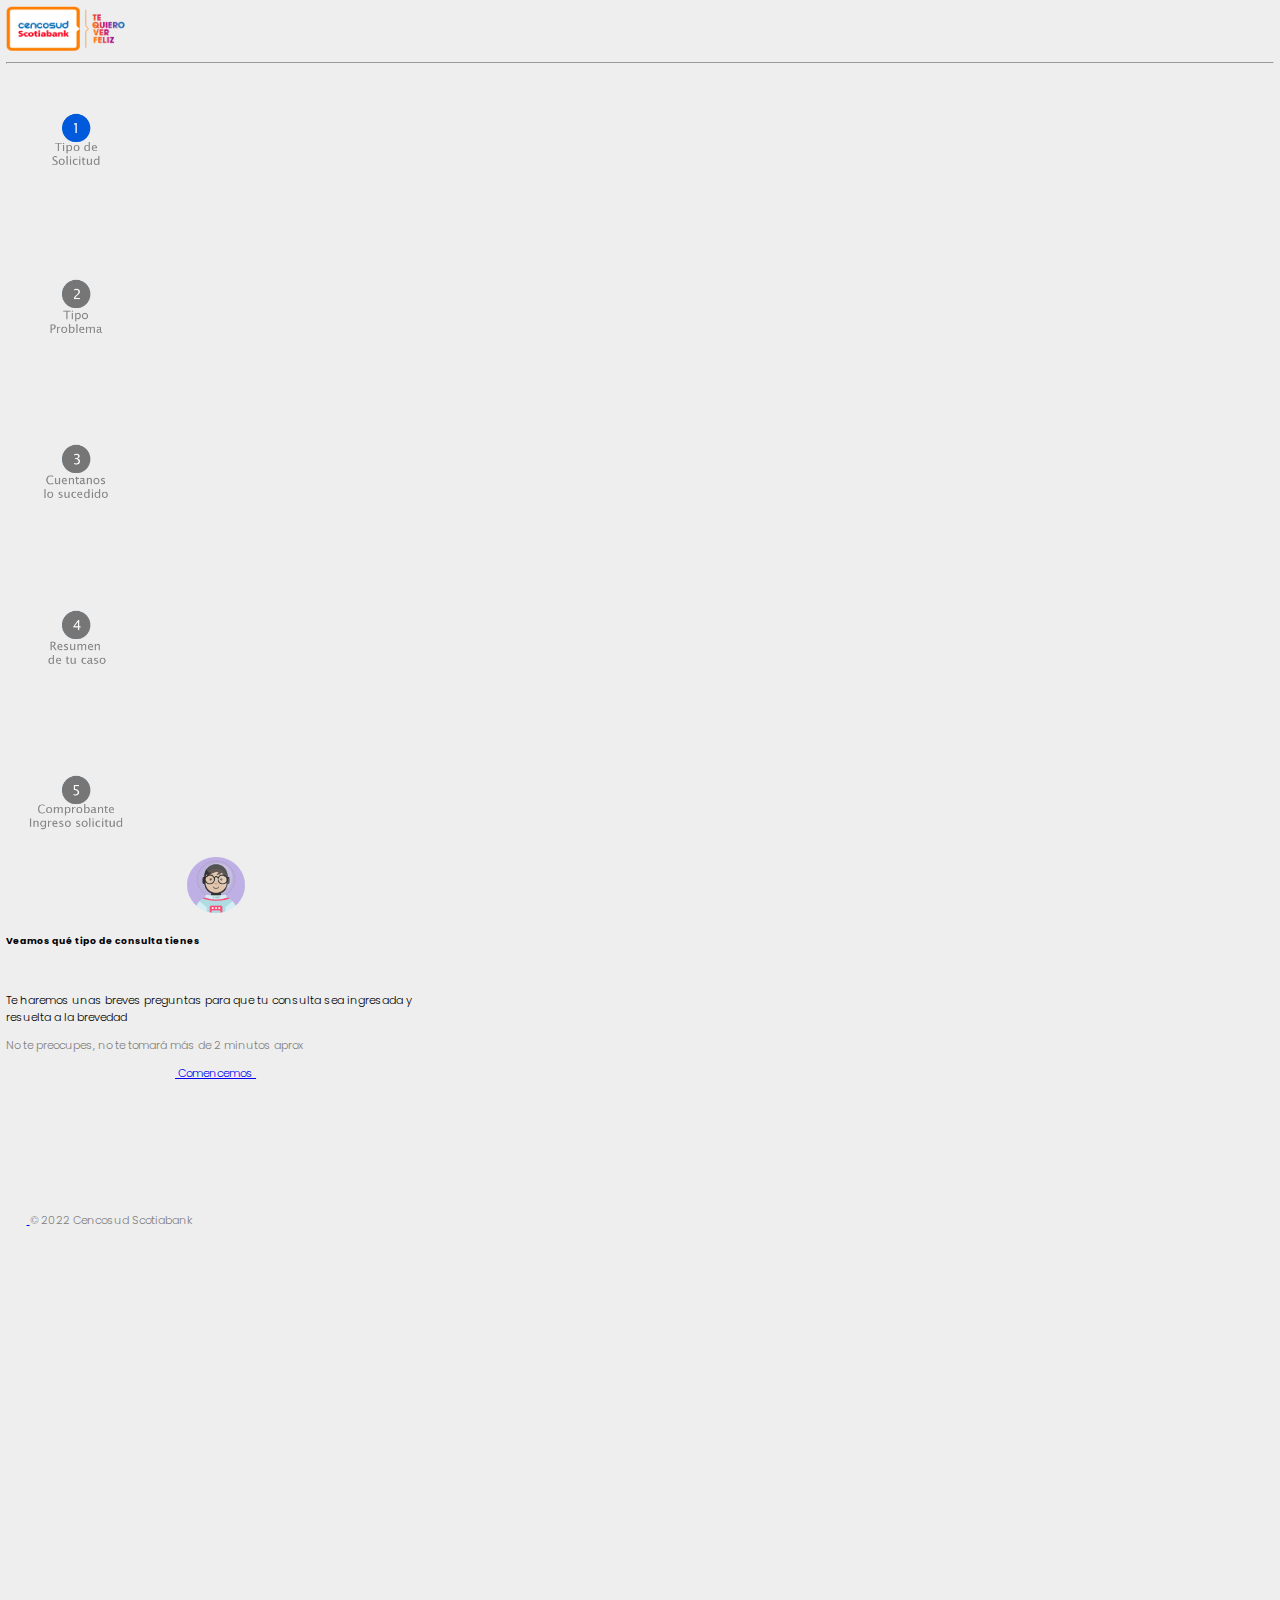
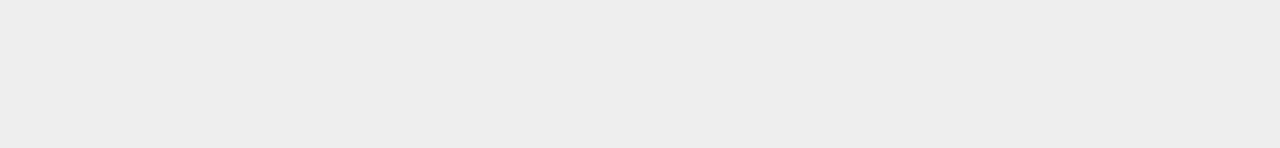
<file: induccion.html>
<!DOCTYPE html>
<html lang="es" dir="ltr">
  <head>
    <meta charset="utf-8">
    <title>Induccion</title>
    <link rel="stylesheet" href="css/master.css">
    <script src="https://cdn.jsdelivr.net/npm/@popperjs/core@2.10.2/dist/umd/popper.min.js" integrity="sha384-7+zCNj/IqJ95wo16oMtfsKbZ9ccEh31eOz1HGyDuCQ6wgnyJNSYdrPa03rtR1zdB" crossorigin="anonymous"></script>
    <script src="https://cdn.jsdelivr.net/npm/bootstrap@5.1.3/dist/js/bootstrap.min.js" integrity="sha384-QJHtvGhmr9XOIpI6YVutG+2QOK9T+ZnN4kzFN1RtK3zEFEIsxhlmWl5/YESvpZ13" crossorigin="anonymous"></script>
    <link href="https://cdn.jsdelivr.net/npm/bootstrap@5.1.3/dist/css/bootstrap.min.css" rel="stylesheet" integrity="sha384-1BmE4kWBq78iYhFldvKuhfTAU6auU8tT94WrHftjDbrCEXSU1oBoqyl2QvZ6jIW3" crossorigin="anonymous">
    <link href="https://cdnjs.cloudflare.com/ajax/libs/font-awesome/4.7.0/css/font-awesome.min.css" rel="stylesheet">
    <link href="https://cdn.jsdelivr.net/npm/bootstrap@5.0.0-alpha1/dist/js/bootstrap.bundle.min.js" rel="stylesheet">
    <link href="https://cdnjs.cloudflare.com/ajax/libs/jquery/3.2.1/jquery.min.js" rel="stylesheet">
  </head>
<body style="zoom:70%;">
    <nav class="navbar navbar-light">
      <div class="container-fluid">
        <a class="navbar-brand" href="index.html">
          <img src="img/logo.png" alt="" width="170" height="65" class="d-inline-block align-text-top">
        </a>
      </div>
    </nav>
    <div class="mx-auto">
      <div class="row">
        <div class="col-md-12">
          <hr>
        </div>
      </div>
    </div>
    <br><br>
    <div class="mx-auto">
      <div class="row">
        <div class="col-md-2"></div>
        <div class="col-md-8">
          <div class="row">
            <div class="col-md-1">
              <img src="img/1a.png" alt="" width="200" height="200">
            </div>
            <div class="col-md-1">
              <br>
              <div class="progress" style="height: 5px; width:130px; transform: translate(33px,8px);">
                <div class="progress-bar" role="progressbar" style="width: 0%;" aria-valuenow="25" aria-valuemin="0" aria-valuemax="100"></div>
              </div>
            </div>
            <div class="col-md-1">
              <img src="img/2.png" alt="" width="200" height="200">
            </div>
            <div class="col-md-1">
              <br>
              <div class="progress" style="height: 5px; width:130px; transform: translate(33px,8px);">
                <div class="progress-bar" role="progressbar" style="width: 0%;" aria-valuenow="25" aria-valuemin="0" aria-valuemax="100"></div>
              </div>
            </div>
            <div class="col-md-1">
              <img src="img/3.png" alt="" width="200" height="200">
            </div>
            <div class="col-md-1">
              <br>
              <div class="progress" style="height: 5px; width:130px; transform: translate(33px,8px);">
                <div class="progress-bar" role="progressbar" style="width: 0%;" aria-valuenow="25" aria-valuemin="0" aria-valuemax="100"></div>
              </div>
            </div>
            <div class="col-md-1">
              <img src="img/4.png" alt="" width="200" height="200">
            </div>
            <div class="col-md-1">
              <center>
                <br>
              <div class="progress" style="height: 5px; width:130px; transform: translate(33px,8px);">
                <div class="progress-bar" role="progressbar" style="width: 0%;" aria-valuenow="25" aria-valuemin="0" aria-valuemax="100"></div>
              </div>
              </center>
            </div>
            <div class="col-md-1">
              <img src="img/5.png" alt="" width="200" height="200">
            </div>
            <div class="col-md-2"></div>
          </div>
          <br>
        </div>
        <div class="col-md-1"></div>
      </div>
    </div>


    <div class="mx-auto" style="transform:translate(0px,-100px);">
      <div class="row">
        <div class="col-md-3"></div>
        <div class="col-md-5">
          <div class="card" style="width: 600px; height: 400px;">
            <div class="card-body">
              <center><img src="img/astro.png" alt="" width="120px" height="80px"></center>
              <h5 class="card-title text-center">Veamos qué tipo de consulta tienes</h5>
              <br>
              <p class="card-text  text-center">Te haremos unas breves preguntas para que tu consulta sea ingresada y resuelta a la brevedad</p>
              <p class="card-text  text-center"><font style="color:gray;">No te preocupes, no te tomará más de 2 minutos aprox<font></p>
              <center><a href="preg1.html" class="btn btn-primary text-center" style="border-radius: 16px; width: 150px; height:50px;">&nbspComencemos&nbsp</a></center>
            </div>
          </div>
        </div>
        <div class="col-md-3"></div>
      </div>
    </div>

    <footer class="d-flex flex-wrap justify-content-between align-items-center py-3 my-4 ">
    <div class="col-md-4 d-flex align-items-center">
      <a href="/" class="mb-3 me-2 mb-md-0 text-muted text-decoration-none lh-1">
        <svg class="bi" width="30" height="24"><use xlink:href="#bootstrap"></use></svg>
      </a>
      <span class="text-muted">© 2022 Cencosud Scotiabank</span>
    </div>

  </footer>
  </body>
</html>
</file>
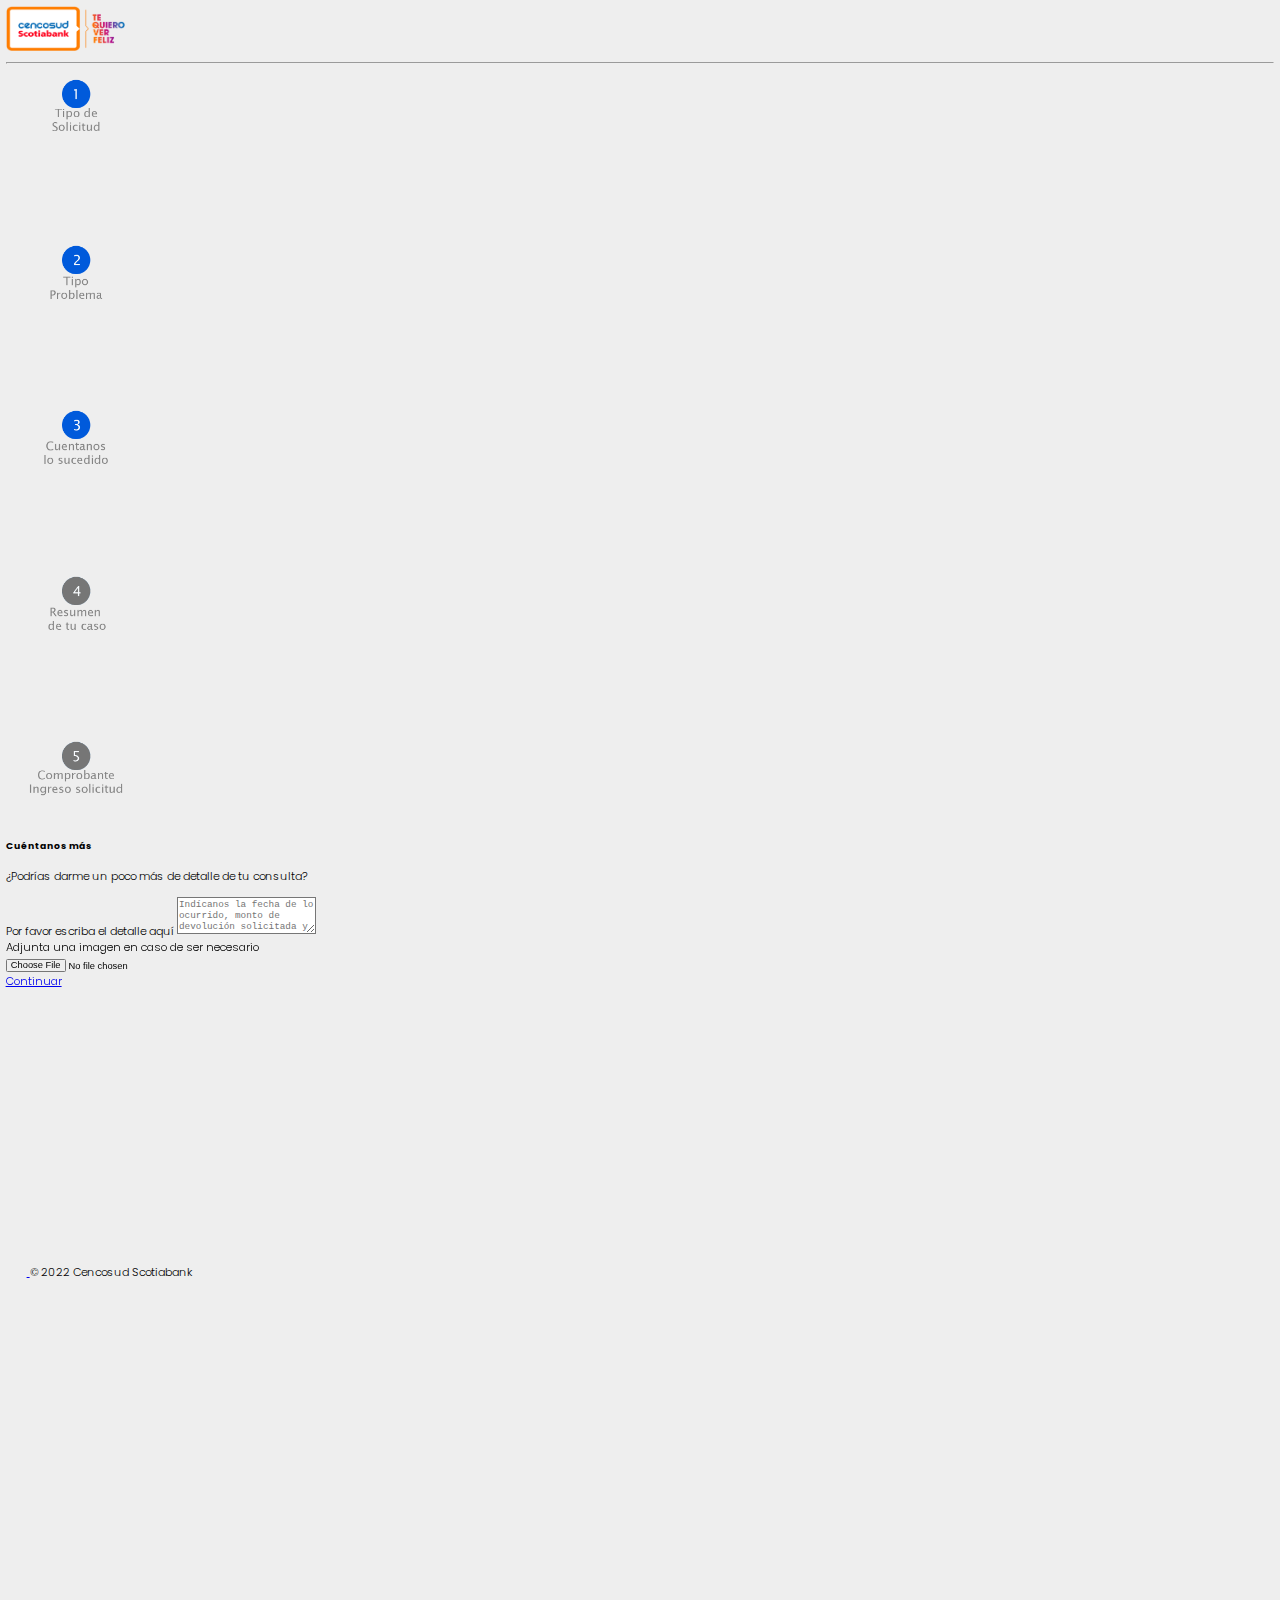
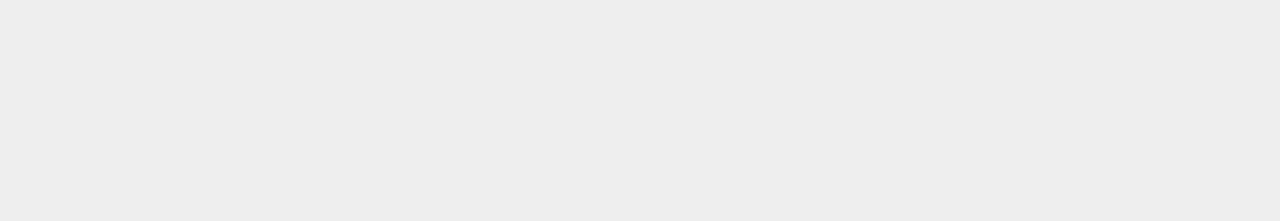
<file: preg3.html>
<!DOCTYPE html>
<html lang="es" dir="ltr">
  <head>
    <meta charset="utf-8">
    <title></title>
    <link rel="stylesheet" href="css/master.css">
    <script src="https://cdn.jsdelivr.net/npm/@popperjs/core@2.10.2/dist/umd/popper.min.js" integrity="sha384-7+zCNj/IqJ95wo16oMtfsKbZ9ccEh31eOz1HGyDuCQ6wgnyJNSYdrPa03rtR1zdB" crossorigin="anonymous"></script>
    <script src="https://cdn.jsdelivr.net/npm/bootstrap@5.1.3/dist/js/bootstrap.min.js" integrity="sha384-QJHtvGhmr9XOIpI6YVutG+2QOK9T+ZnN4kzFN1RtK3zEFEIsxhlmWl5/YESvpZ13" crossorigin="anonymous"></script>
    <link href="https://cdn.jsdelivr.net/npm/bootstrap@5.1.3/dist/css/bootstrap.min.css" rel="stylesheet" integrity="sha384-1BmE4kWBq78iYhFldvKuhfTAU6auU8tT94WrHftjDbrCEXSU1oBoqyl2QvZ6jIW3" crossorigin="anonymous">
    <link href="https://cdnjs.cloudflare.com/ajax/libs/font-awesome/4.7.0/css/font-awesome.min.css" rel="stylesheet">
    <link href="https://cdn.jsdelivr.net/npm/bootstrap@5.0.0-alpha1/dist/js/bootstrap.bundle.min.js" rel="stylesheet">
    <link href="https://cdnjs.cloudflare.com/ajax/libs/jquery/3.2.1/jquery.min.js" rel="stylesheet">
  </head>
  <body style="zoom:70%;">
    <style media="screen">
    .btn-robot{
  		position:fixed;
  		width:60px;
  		height:60px;
  		line-height: 63px;
  		bottom:25px;
  		right:25px;
  		background:#25d6;
  		color:#FFF;
  		border-radius:50px;
  		text-align:center;
  		font-size:35px;
  		box-shadow: 0px 1px 10px rgba(0,0,0,0.3);
  		z-index:100;
  		transition: all 300ms ease;
  		}
  		.btn-robot:hover{
  				background: #25d6;
  		}
  		@media only screen and (min-width:320px) and (max-width:768px){
  				.btn-robot{
  						width:63px;
  						height:63px;
  						line-height: 66px;
  			}
  		}
      .button4 {
        background-color: white;
        color: black;
        border: 2px solid #e7e7e7;
        }

        .button4:hover {background-color: #e7e7e7;}

        .button {
          background-color: white; /* Green */
          border: none;
          color: black;
          padding: 16px 32px;
          text-align: left;
          text-decoration: none;
          display: inline-block;
          font-size: 16px;
          margin: 4px 2px;
          transition-duration: 0.4s;
          cursor: pointer;
        }
    </style>
    <nav class="navbar navbar-light">
      <div class="container-fluid">
        <a class="navbar-brand" href="index.html">
          <img src="img/logo.png" alt="" width="170" height="65" class="d-inline-block align-text-top">
        </a>
      </div>
    </nav>
    <div class="mx-auto">
      <div class="row">
        <div class="col-md-12">
          <hr>
        </div>
      </div>
    </div>
    <div class="mx-auto">
      <div class="row">
        <div class="col-md-2"></div>
        <div class="col-md-8">
          <div class="row">
            <div class="col-md-1">
              <img src="img/1a.png" alt="" width="200" height="200">
            </div>
            <div class="col-md-1">
              <br>
              <div class="progress" style="height: 5px; width:90px; transform: translate(33px,8px);">
                <div class="progress-bar" role="progressbar" style="width: 100%;" aria-valuenow="25" aria-valuemin="0" aria-valuemax="100"></div>
              </div>
            </div>
            <div class="col-md-1">
              <img src="img/2a.png" alt="" width="200" height="200">
            </div>
            <div class="col-md-1">
              <br>
              <div class="progress" style="height: 5px; width:90px; transform: translate(33px,8px);">
                <div class="progress-bar" role="progressbar" style="width: 100%;" aria-valuenow="25" aria-valuemin="0" aria-valuemax="100"></div>
              </div>
            </div>
            <div class="col-md-1">
              <img src="img/3a.png" alt="" width="200" height="200">
            </div>
            <div class="col-md-1">
              <br>
              <div class="progress" style="height: 5px; width:90px; transform: translate(33px,8px);">
                <div class="progress-bar" role="progressbar" style="width: 50%;" aria-valuenow="25" aria-valuemin="0" aria-valuemax="100"></div>
              </div>
            </div>
            <div class="col-md-1">
              <img src="img/4.png" alt="" width="200" height="200">
            </div>
            <div class="col-md-1">
              <center>
                <br>
              <div class="progress" style="height: 5px; width:90px; transform: translate(33px,8px);">
                <div class="progress-bar" role="progressbar" style="width: 0%;" aria-valuenow="25" aria-valuemin="0" aria-valuemax="100"></div>
              </div>
              </center>
            </div>
            <div class="col-md-1">
              <img src="img/5.png" alt="" width="200" height="200">
            </div>
            <div class="col-md-2"></div>
          </div>
          <br>
        </div>
        <div class="col-md-1"></div>
      </div>
    </div>

    <div class="mx-auto" style="transform:translate(0px,-100px);">
      <div class="row">
        <div class="col-md-3"></div>
        <div class="col-md-5">
          <div class="card" style="width: 600px; height: 500px;">
            <div class="card-body">
              <h5 class="card-title text-center">Cuéntanos más</h5>
              <p class="card-text text-center">¿Podrías darme un poco más de detalle de tu consulta?</p>
              <label for="tadetalle">Por favor escriba el detalle aquí</label>
              <textarea class="form-control rounded-0" id="tadetalle" name="detalle" rows="3" placeholder="Indícanos la fecha de lo ocurrido, monto de devolución solicitada y cualquier otra información que debamos considerar en tu solicitud." required></textarea><br>
              <label for="archivo">Adjunta una imagen en caso de ser necesario</label>
              <input type="file" class="form-control" id='archivo' name="archivo" value="" tooltip="Seleccione Archivo"><br>
              <a href="resumencaso.html" class="btn btn-primary" onClick="almacenardatos()"> Continuar </a>
            </div>
          </div>
        </div>
        <div class="col-md-3"></div>
      </div>
    </div>
    <script type="text/javascript">
      function almacenardatos()
      {
        var detalle = document.getElementById('tadetalle').value;
        var archivo = document.getElementById('archivo').value;
        sessionStorage.setItem("detalle", detalle);
        sessionStorage.setItem("archivo", archivo);
        
      }
    </script>


    <footer class="d-flex flex-wrap justify-content-between align-items-center py-3 my-4 ">
    <div class="col-md-4 d-flex align-items-center">
      <a href="/" class="mb-3 me-2 mb-md-0 text-muted text-decoration-none lh-1">
        <svg class="bi" width="30" height="24"><use xlink:href="#bootstrap"></use></svg>
      </a>
      <span class="text-muted">© 2022 Cencosud Scotiabank</span>
    </div>

  </footer>
  </body>
</html>
</file>
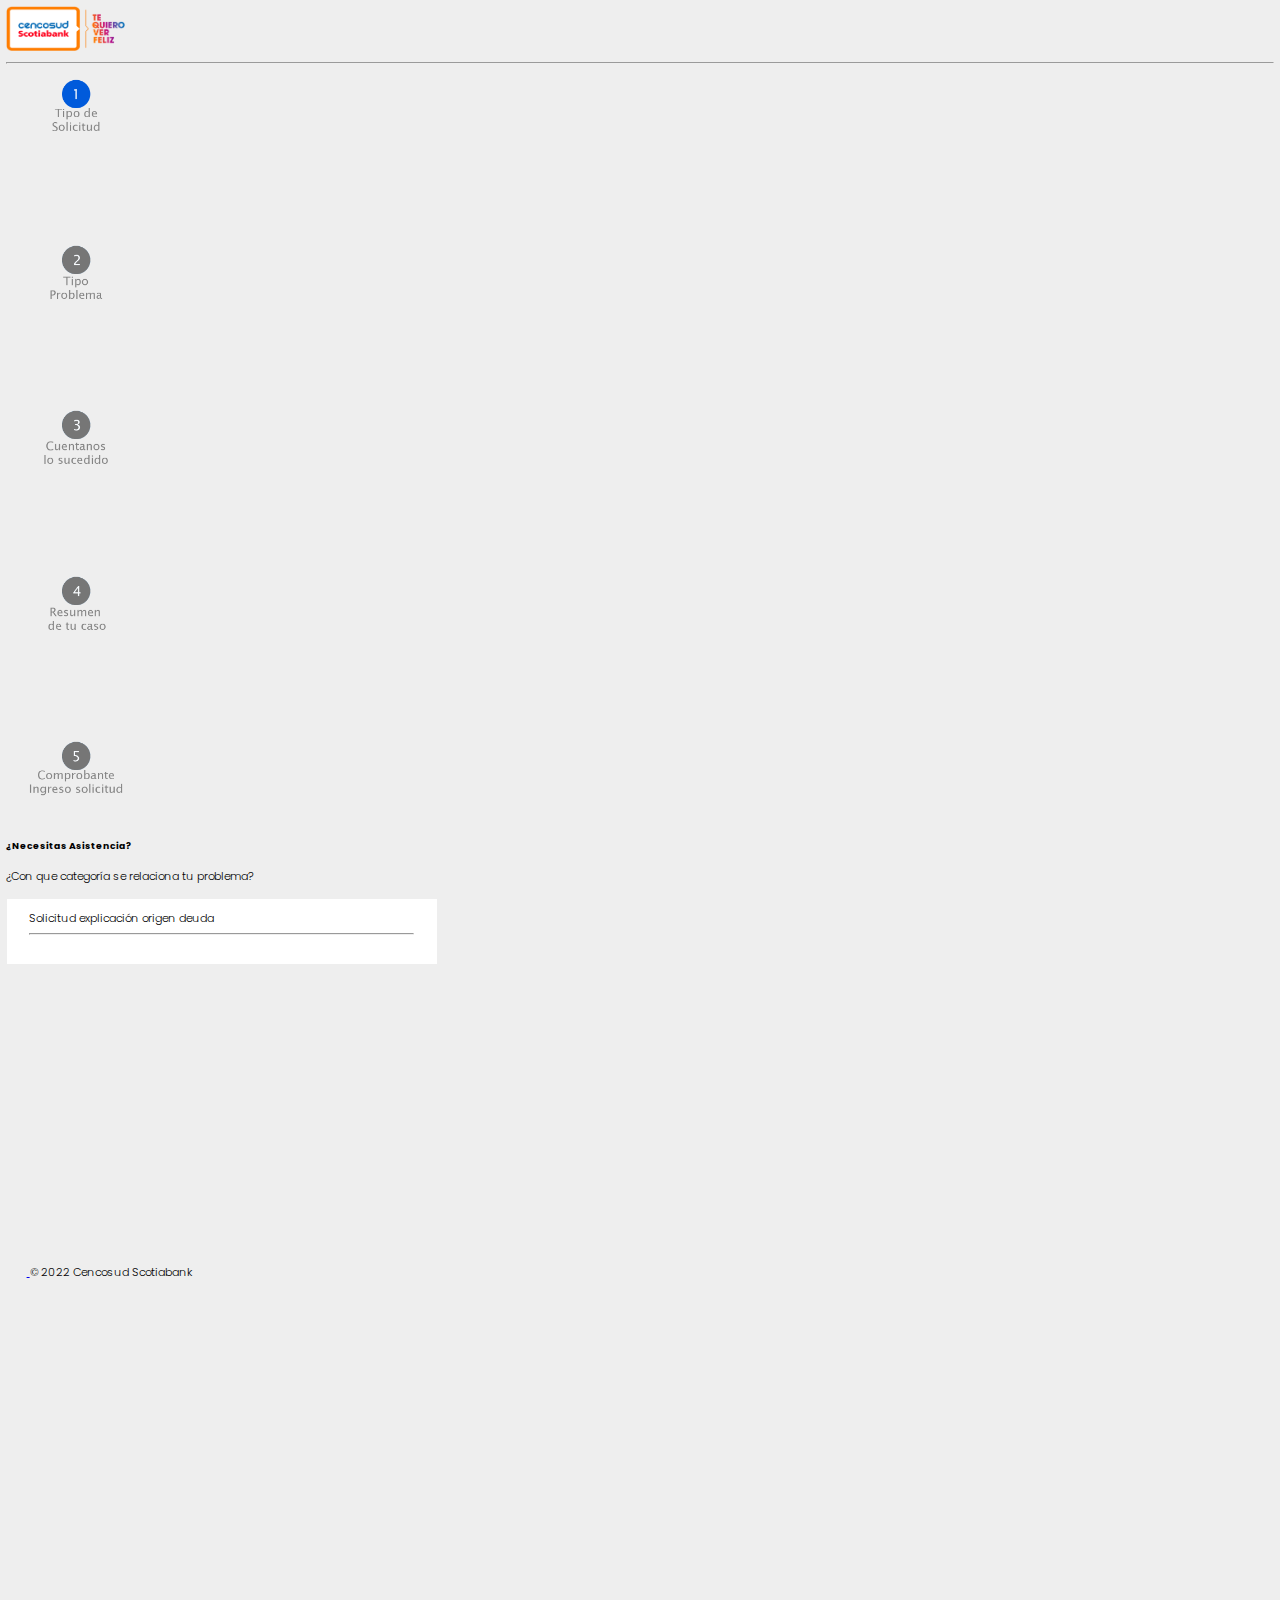
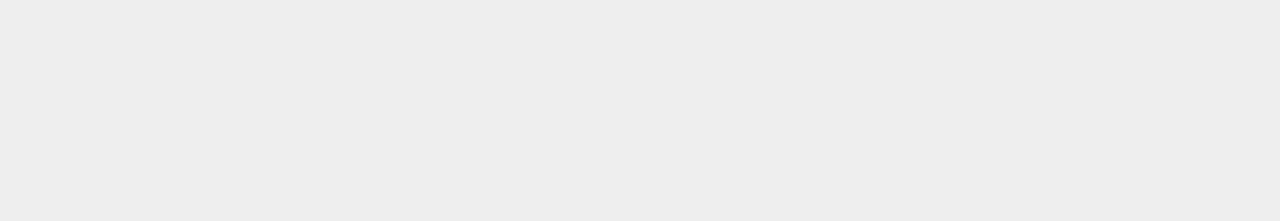
<file: pregdesco.html>
<!DOCTYPE html>
<html lang="es" dir="ltr">
  <head>
    <meta charset="utf-8">
    <title></title>
    <link rel="stylesheet" href="css/master.css">
    <script src="https://cdn.jsdelivr.net/npm/@popperjs/core@2.10.2/dist/umd/popper.min.js" integrity="sha384-7+zCNj/IqJ95wo16oMtfsKbZ9ccEh31eOz1HGyDuCQ6wgnyJNSYdrPa03rtR1zdB" crossorigin="anonymous"></script>
    <script src="https://cdn.jsdelivr.net/npm/bootstrap@5.1.3/dist/js/bootstrap.min.js" integrity="sha384-QJHtvGhmr9XOIpI6YVutG+2QOK9T+ZnN4kzFN1RtK3zEFEIsxhlmWl5/YESvpZ13" crossorigin="anonymous"></script>
    <link href="https://cdn.jsdelivr.net/npm/bootstrap@5.1.3/dist/css/bootstrap.min.css" rel="stylesheet" integrity="sha384-1BmE4kWBq78iYhFldvKuhfTAU6auU8tT94WrHftjDbrCEXSU1oBoqyl2QvZ6jIW3" crossorigin="anonymous">
    <link href="https://cdnjs.cloudflare.com/ajax/libs/font-awesome/4.7.0/css/font-awesome.min.css" rel="stylesheet">
    <link href="https://cdn.jsdelivr.net/npm/bootstrap@5.0.0-alpha1/dist/js/bootstrap.bundle.min.js" rel="stylesheet">
    <link href="https://cdnjs.cloudflare.com/ajax/libs/jquery/3.2.1/jquery.min.js" rel="stylesheet">
  </head>
<body style="zoom:70%;">
    <style media="screen">
    .btn-robot{
  		position:fixed;
  		width:60px;
  		height:60px;
  		line-height: 63px;
  		bottom:25px;
  		right:25px;
  		background:#25d6;
  		color:#FFF;
  		border-radius:50px;
  		text-align:center;
  		font-size:35px;
  		box-shadow: 0px 1px 10px rgba(0,0,0,0.3);
  		z-index:100;
  		transition: all 300ms ease;
  		}
  		.btn-robot:hover{
  				background: #25d6;
  		}
  		@media only screen and (min-width:320px) and (max-width:768px){
  				.btn-robot{
  						width:63px;
  						height:63px;
  						line-height: 66px;
  			}
  		}
      .button4 {
        background-color: white;
        color: black;
        border: 2px solid #e7e7e7;
        }

        .button4:hover {background-color: #e7e7e7;}

        .button {
          background-color: white; /* Green */
          border: none;
          color: black;
          padding: 16px 32px;
          text-align: left;
          text-decoration: none;
          display: inline-block;
          font-size: 16px;
          margin: 4px 2px;
          transition-duration: 0.4s;
          cursor: pointer;
        }
    </style>
    <nav class="navbar navbar-light">
      <div class="container-fluid">
        <a class="navbar-brand" href="index.html">
          <img src="img/logo.png" alt="" width="170" height="65" class="d-inline-block align-text-top">
        </a>
      </div>
    </nav>
    <div class="mx-auto">
      <div class="row">
        <div class="col-md-12">
          <hr>
        </div>
      </div>
    </div>
    <div class="mx-auto">
      <div class="row">
        <div class="col-md-2"></div>
        <div class="col-md-8">
          <div class="row">
            <div class="col-md-1">
              <img src="img/1a.png" alt="" width="200" height="200">
            </div>
            <div class="col-md-1">
              <br>
              <div class="progress" style="height: 5px; width:90px; transform: translate(33px,8px);">
                <div class="progress-bar" role="progressbar" style="width: 25%;" aria-valuenow="25" aria-valuemin="0" aria-valuemax="100"></div>
              </div>
            </div>
            <div class="col-md-1">
              <img src="img/2.png" alt="" width="200" height="200">
            </div>
            <div class="col-md-1">
              <br>
              <div class="progress" style="height: 5px; width:90px; transform: translate(33px,8px);">
                <div class="progress-bar" role="progressbar" style="width: 0%;" aria-valuenow="25" aria-valuemin="0" aria-valuemax="100"></div>
              </div>
            </div>
            <div class="col-md-1">
              <img src="img/3.png" alt="" width="200" height="200">
            </div>
            <div class="col-md-1">
              <br>
              <div class="progress" style="height: 5px; width:90px; transform: translate(33px,8px);">
                <div class="progress-bar" role="progressbar" style="width: 0%;" aria-valuenow="25" aria-valuemin="0" aria-valuemax="100"></div>
              </div>
            </div>
            <div class="col-md-1">
              <img src="img/4.png" alt="" width="200" height="200">
            </div>
            <div class="col-md-1">
              <center>
                <br>
              <div class="progress" style="height: 5px; width:90px; transform: translate(33px,8px);">
                <div class="progress-bar" role="progressbar" style="width: 0%;" aria-valuenow="25" aria-valuemin="0" aria-valuemax="100"></div>
              </div>
              </center>
            </div>
            <div class="col-md-1">
              <img src="img/5.png" alt="" width="200" height="200">
            </div>
            <div class="col-md-2"></div>
          </div>
          <br>
        </div>
        <div class="col-md-1"></div>
      </div>
    </div>

    <script type="text/javascript">
      sessionStorage.setItem("preg1", "Desconocimiento de deuda");
    </script>



    <div class="mx-auto" style="transform:translate(0px,-100px);">
      <div class="row">
        <div class="col-md-3"></div>
        <div class="col-md-5">
          <div class="card" style="width: 600px; height: 500px;">
            <div class="card-body">
              <h5 class="card-title text-center">¿Necesitas Asistencia?</h5>
              <p class="card-text text-center">¿Con que categoría se relaciona tu problema?</p>
                <a href="preg3.html">
                  <div class="button button4 text-left" style="width:550px; height: 60px;" id="Solicitud explicación origen deuda" onClick="reply_click(this.id)">
                    Solicitud explicación origen deuda
                    <hr>
                  </div>
                </a>

            </div>
          </div>
        </div>
        <div class="col-md-3"></div>
      </div>
    </div>

    <script type="text/javascript">
      function reply_click(clicked_id)
      {
          sessionStorage.setItem("preg2", clicked_id);
      }
    </script>

    <footer class="d-flex flex-wrap justify-content-between align-items-center py-3 my-4 ">
    <div class="col-md-4 d-flex align-items-center">
      <a href="/" class="mb-3 me-2 mb-md-0 text-muted text-decoration-none lh-1">
        <svg class="bi" width="30" height="24"><use xlink:href="#bootstrap"></use></svg>
      </a>
      <span class="text-muted">© 2022 Cencosud Scotiabank</span>
    </div>

  </footer>

  </body>
</html>
</file>
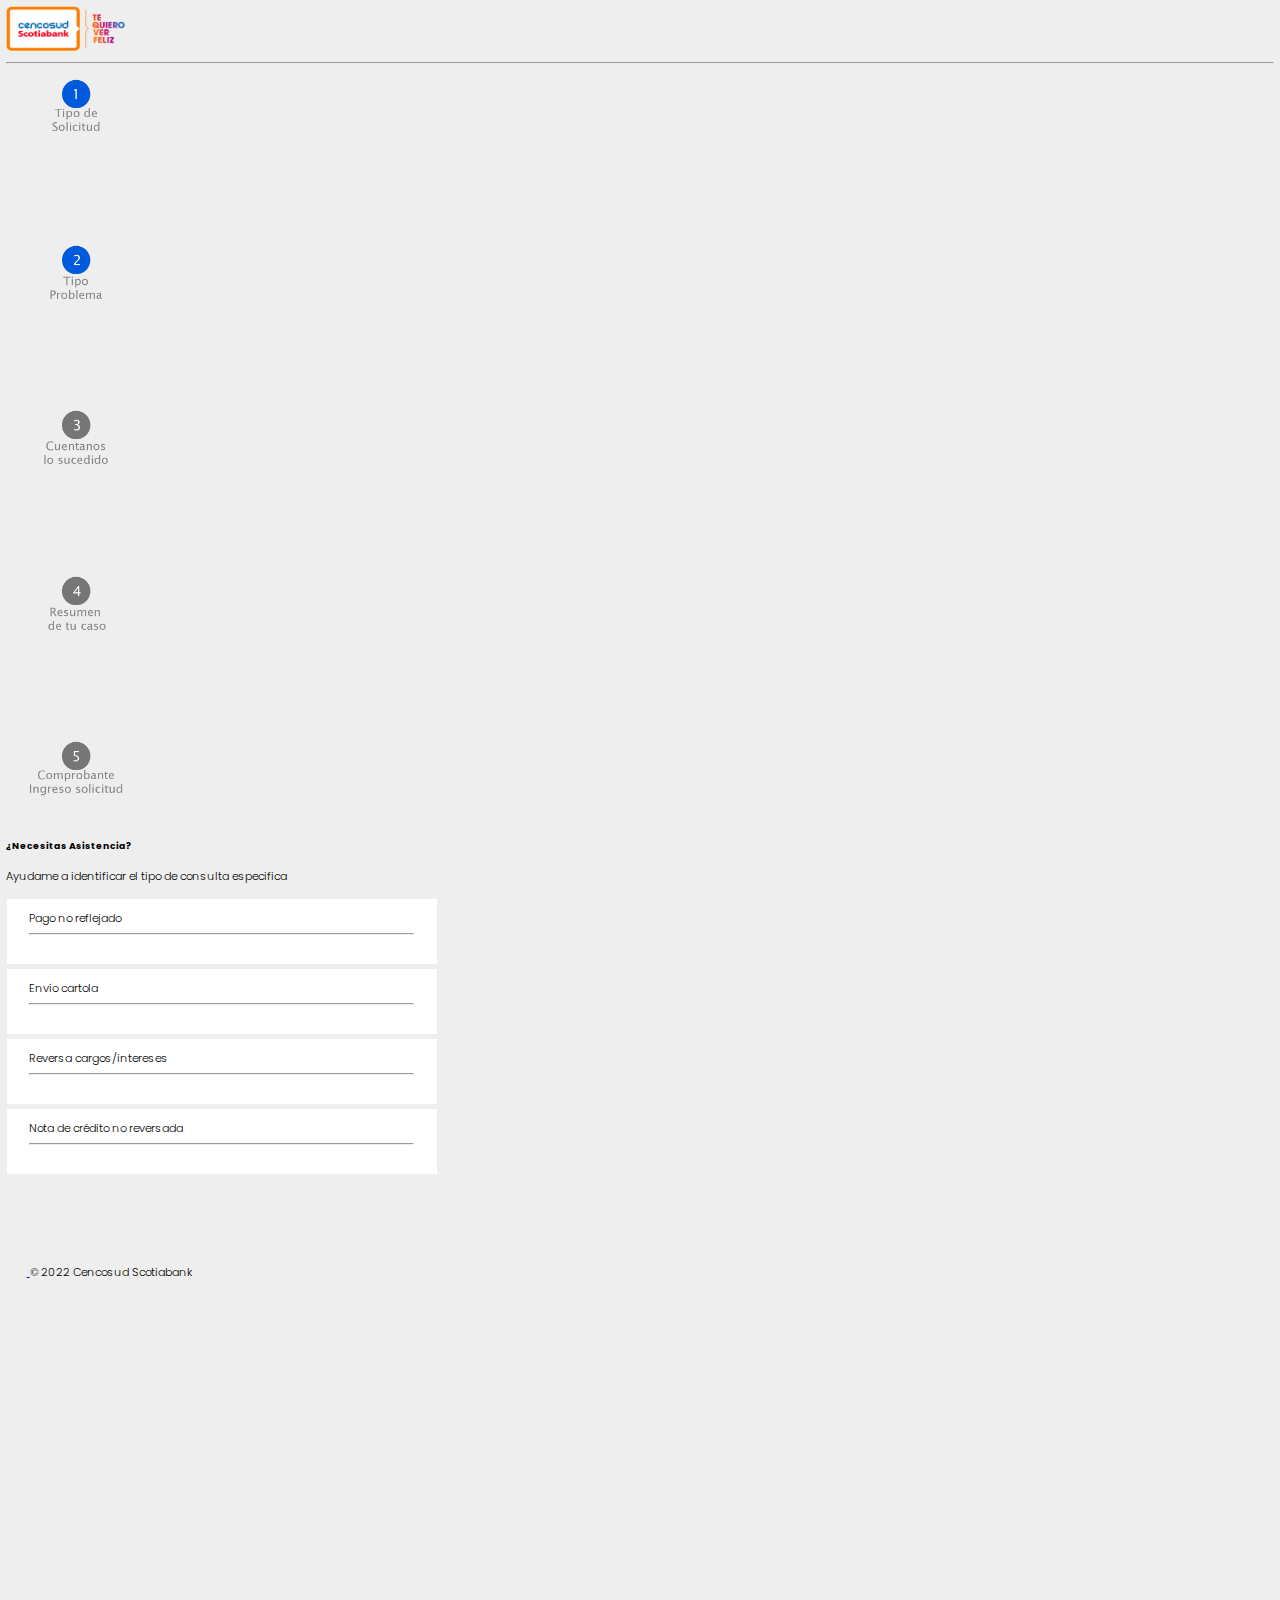
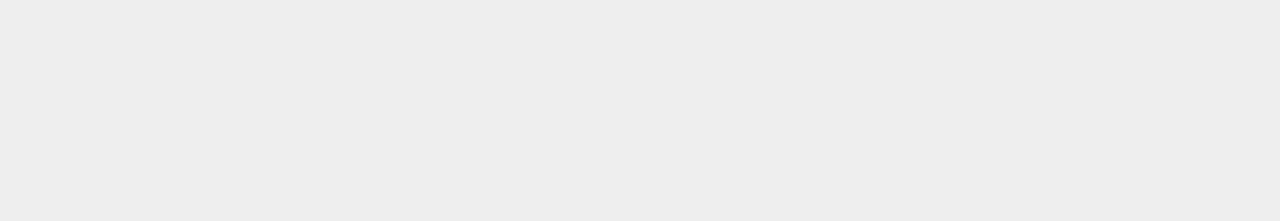
<file: pregpago.html>
<!DOCTYPE html>
<html lang="en" dir="ltr">
  <head>
    <meta charset="utf-8">
    <title></title>
    <link rel="stylesheet" href="css/master.css">
    <script src="https://cdn.jsdelivr.net/npm/@popperjs/core@2.10.2/dist/umd/popper.min.js" integrity="sha384-7+zCNj/IqJ95wo16oMtfsKbZ9ccEh31eOz1HGyDuCQ6wgnyJNSYdrPa03rtR1zdB" crossorigin="anonymous"></script>
    <script src="https://cdn.jsdelivr.net/npm/bootstrap@5.1.3/dist/js/bootstrap.min.js" integrity="sha384-QJHtvGhmr9XOIpI6YVutG+2QOK9T+ZnN4kzFN1RtK3zEFEIsxhlmWl5/YESvpZ13" crossorigin="anonymous"></script>
    <link href="https://cdn.jsdelivr.net/npm/bootstrap@5.1.3/dist/css/bootstrap.min.css" rel="stylesheet" integrity="sha384-1BmE4kWBq78iYhFldvKuhfTAU6auU8tT94WrHftjDbrCEXSU1oBoqyl2QvZ6jIW3" crossorigin="anonymous">
    <link href="https://cdnjs.cloudflare.com/ajax/libs/font-awesome/4.7.0/css/font-awesome.min.css" rel="stylesheet">
    <link href="https://cdn.jsdelivr.net/npm/bootstrap@5.0.0-alpha1/dist/js/bootstrap.bundle.min.js" rel="stylesheet">
    <link href="https://cdnjs.cloudflare.com/ajax/libs/jquery/3.2.1/jquery.min.js" rel="stylesheet">
  </head>
<body style="zoom:70%;">
    <style media="screen">
    .btn-robot{
  		position:fixed;
  		width:60px;
  		height:60px;
  		line-height: 63px;
  		bottom:25px;
  		right:25px;
  		background:#25d6;
  		color:#FFF;
  		border-radius:50px;
  		text-align:center;
  		font-size:35px;
  		box-shadow: 0px 1px 10px rgba(0,0,0,0.3);
  		z-index:100;
  		transition: all 300ms ease;
  		}
  		.btn-robot:hover{
  				background: #25d6;
  		}
  		@media only screen and (min-width:320px) and (max-width:768px){
  				.btn-robot{
  						width:63px;
  						height:63px;
  						line-height: 66px;
  			}
  		}
      .button4 {
        background-color: white;
        color: black;
        border: 2px solid #e7e7e7;
        }

        .button4:hover {background-color: #e7e7e7;}

        .button {
          background-color: white; /* Green */
          border: none;
          color: black;
          padding: 16px 32px;
          text-align: left;
          text-decoration: none;
          display: inline-block;
          font-size: 16px;
          margin: 4px 2px;
          transition-duration: 0.4s;
          cursor: pointer;
        }
    </style>
    <nav class="navbar navbar-light">
      <div class="container-fluid">
        <a class="navbar-brand" href="index.html">
          <img src="img/logo.png" alt="" width="170" height="65" class="d-inline-block align-text-top">
        </a>
      </div>
    </nav>
    <div class="mx-auto">
      <div class="row">
        <div class="col-md-12">
          <hr>
        </div>
      </div>
    </div>
    <div class="mx-auto">
      <div class="row">
        <div class="col-md-2"></div>
        <div class="col-md-8">
          <div class="row">
            <div class="col-md-1">
              <img src="img/1a.png" alt="" width="200" height="200">
            </div>
            <div class="col-md-1">
              <br>
              <div class="progress" style="height: 5px; width:90px; transform: translate(33px,8px);">
                <div class="progress-bar" role="progressbar" style="width: 100%;" aria-valuenow="25" aria-valuemin="0" aria-valuemax="100"></div>
              </div>
            </div>
            <div class="col-md-1">
              <img src="img/2a.png" alt="" width="200" height="200">
            </div>
            <div class="col-md-1">
              <br>
              <div class="progress" style="height: 5px; width:90px; transform: translate(33px,8px);">
                <div class="progress-bar" role="progressbar" style="width: 50%;" aria-valuenow="25" aria-valuemin="0" aria-valuemax="100"></div>
              </div>
            </div>
            <div class="col-md-1">
              <img src="img/3.png" alt="" width="200" height="200">
            </div>
            <div class="col-md-1">
              <br>
              <div class="progress" style="height: 5px; width:90px; transform: translate(33px,8px);">
                <div class="progress-bar" role="progressbar" style="width: 0%;" aria-valuenow="25" aria-valuemin="0" aria-valuemax="100"></div>
              </div>
            </div>
            <div class="col-md-1">
              <img src="img/4.png" alt="" width="200" height="200">
            </div>
            <div class="col-md-1">
              <center>
                <br>
              <div class="progress" style="height: 5px; width:90px; transform: translate(33px,8px);">
                <div class="progress-bar" role="progressbar" style="width: 0%;" aria-valuenow="25" aria-valuemin="0" aria-valuemax="100"></div>
              </div>
              </center>
            </div>
            <div class="col-md-1">
              <img src="img/5.png" alt="" width="200" height="200">
            </div>
            <div class="col-md-2"></div>
          </div>
          <br>
        </div>
        <div class="col-md-1"></div>
      </div>
    </div>
    <script type="text/javascript">
      sessionStorage.setItem("preg1", "Facturación y Pagos");
    </script>


    <div class="mx-auto" style="transform:translate(0px,-100px);">
      <div class="row">
        <div class="col-md-3"></div>
        <div class="col-md-5">
          <div class="card" style="width: 600px; height: 500px;">
            <div class="card-body">
              <h5 class="card-title text-center">¿Necesitas Asistencia?</h5>
              <p class="card-text text-center">Ayudame a identificar el tipo de consulta especifica</p>
                <a href="preg3.html">
                  <div class="button button4 text-left" style="width:550px; height: 60px;" id="Pago no reflejado" onClick="reply_click(this.id)">
                    Pago no reflejado
                    <hr>
                  </div>
                </a>
                <a href="preg3.html">
                  <div class="button button4 text-left" style="width:550px; height: 60px;" id="Envío cartola" onClick="reply_click(this.id)">
                    Envío cartola
                    <hr>
                  </div>
                </a>
                <a href="preg3.html">
                  <div class="button button4 text-left" style="width:550px; height: 60px;" id="Reversa cargos/intereses" onClick="reply_click(this.id)">
                    Reversa cargos/intereses
                    <hr>
                  </div>
                </a>
                <a href="preg3.html">
                  <div class="button button4 text-left" style="width:550px; height: 60px;" id="Nota de crédito no reversada" onClick="reply_click(this.id)">
                    Nota de crédito no reversada
                    <hr>
                  </div>
                </a>
            </div>
          </div>
        </div>
        <div class="col-md-3"></div>
      </div>
    </div>

    <script type="text/javascript">
      function reply_click(clicked_id)
      {
          sessionStorage.setItem("preg2", clicked_id);
      }
    </script>


    <footer class="d-flex flex-wrap justify-content-between align-items-center py-3 my-4 ">
    <div class="col-md-4 d-flex align-items-center">
      <a href="/" class="mb-3 me-2 mb-md-0 text-muted text-decoration-none lh-1">
        <svg class="bi" width="30" height="24"><use xlink:href="#bootstrap"></use></svg>
      </a>
      <span class="text-muted">© 2022 Cencosud Scotiabank</span>
    </div>

  </footer>

  </body>
</html>
</file>
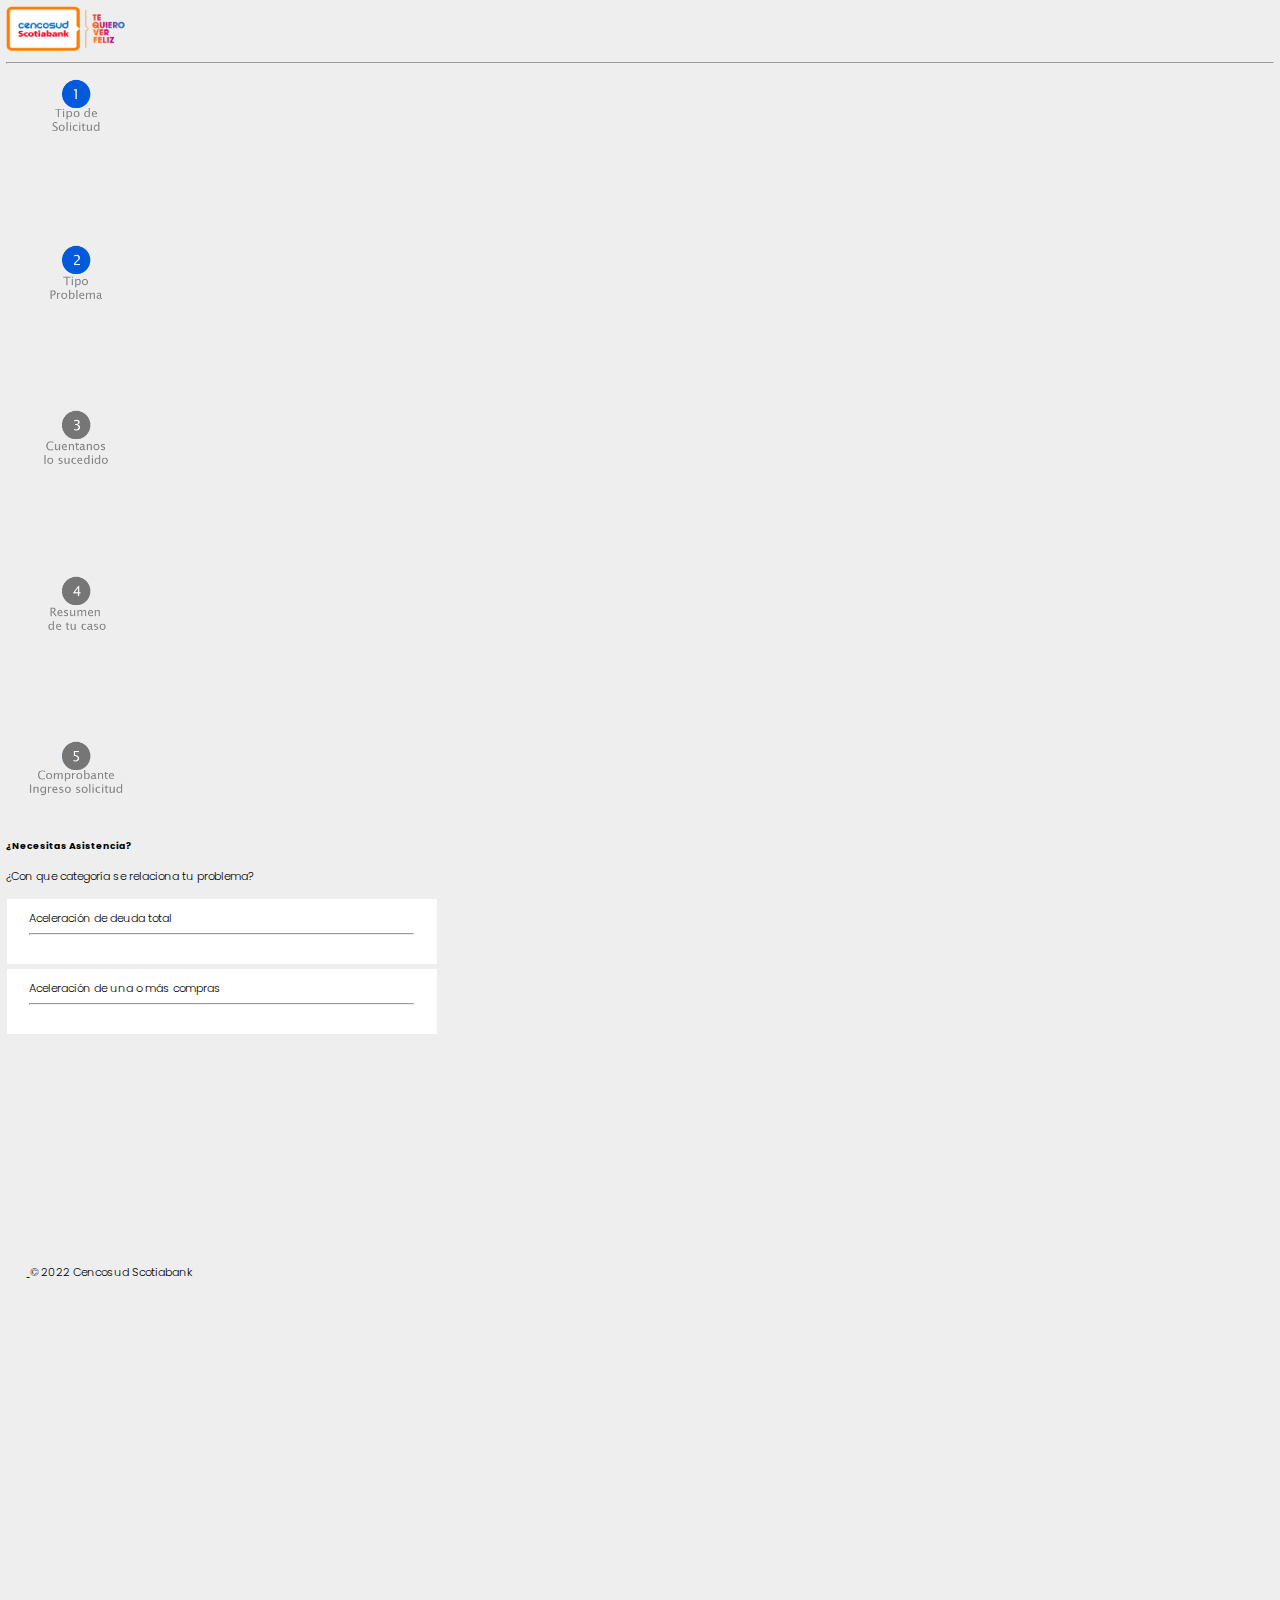
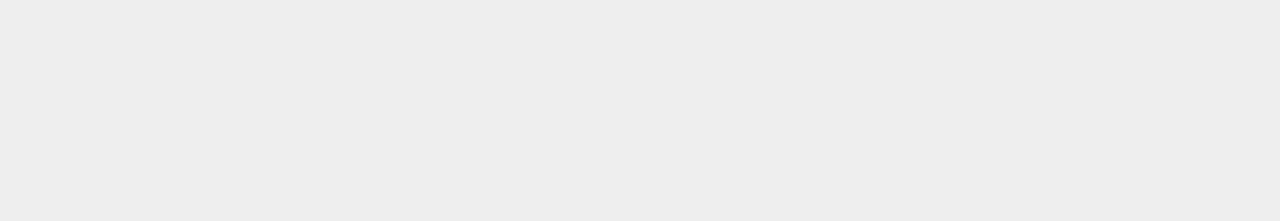
<file: pregsoli.html>
<!DOCTYPE html>
<html lang="es" dir="ltr">
  <head>
    <meta charset="utf-8">
    <title></title>
    <link rel="stylesheet" href="css/master.css">
    <script src="https://cdn.jsdelivr.net/npm/@popperjs/core@2.10.2/dist/umd/popper.min.js" integrity="sha384-7+zCNj/IqJ95wo16oMtfsKbZ9ccEh31eOz1HGyDuCQ6wgnyJNSYdrPa03rtR1zdB" crossorigin="anonymous"></script>
    <script src="https://cdn.jsdelivr.net/npm/bootstrap@5.1.3/dist/js/bootstrap.min.js" integrity="sha384-QJHtvGhmr9XOIpI6YVutG+2QOK9T+ZnN4kzFN1RtK3zEFEIsxhlmWl5/YESvpZ13" crossorigin="anonymous"></script>
    <link href="https://cdn.jsdelivr.net/npm/bootstrap@5.1.3/dist/css/bootstrap.min.css" rel="stylesheet" integrity="sha384-1BmE4kWBq78iYhFldvKuhfTAU6auU8tT94WrHftjDbrCEXSU1oBoqyl2QvZ6jIW3" crossorigin="anonymous">
    <link href="https://cdnjs.cloudflare.com/ajax/libs/font-awesome/4.7.0/css/font-awesome.min.css" rel="stylesheet">
    <link href="https://cdn.jsdelivr.net/npm/bootstrap@5.0.0-alpha1/dist/js/bootstrap.bundle.min.js" rel="stylesheet">
    <link href="https://cdnjs.cloudflare.com/ajax/libs/jquery/3.2.1/jquery.min.js" rel="stylesheet">
  </head>
<body style="zoom:70%;">
    <style media="screen">
    .btn-robot{
  		position:fixed;
  		width:60px;
  		height:60px;
  		line-height: 63px;
  		bottom:25px;
  		right:25px;
  		background:#25d6;
  		color:#FFF;
  		border-radius:50px;
  		text-align:center;
  		font-size:35px;
  		box-shadow: 0px 1px 10px rgba(0,0,0,0.3);
  		z-index:100;
  		transition: all 300ms ease;
  		}
  		.btn-robot:hover{
  				background: #25d6;
  		}
  		@media only screen and (min-width:320px) and (max-width:768px){
  				.btn-robot{
  						width:63px;
  						height:63px;
  						line-height: 66px;
  			}
  		}
      .button4 {
        background-color: white;
        color: black;
        border: 2px solid #e7e7e7;
        }

        .button4:hover {background-color: #e7e7e7;}

        .button {
          background-color: white; /* Green */
          border: none;
          color: black;
          padding: 16px 32px;
          text-align: left;
          text-decoration: none;
          display: inline-block;
          font-size: 16px;
          margin: 4px 2px;
          transition-duration: 0.4s;
          cursor: pointer;
        }
    </style>
    <nav class="navbar navbar-light">
      <div class="container-fluid">
        <a class="navbar-brand" href="index.html">
          <img src="img/logo.png" alt="" width="170" height="65" class="d-inline-block align-text-top">
        </a>
      </div>
    </nav>
    <div class="mx-auto">
      <div class="row">
        <div class="col-md-12">
          <hr>
        </div>
      </div>
    </div>
    <div class="mx-auto">
      <div class="row">
        <div class="col-md-2"></div>
        <div class="col-md-8">
          <div class="row">
            <div class="col-md-1">
              <img src="img/1a.png" alt="" width="200" height="200">
            </div>
            <div class="col-md-1">
              <br>
              <div class="progress" style="height: 5px; width:90px; transform: translate(33px,8px);">
                <div class="progress-bar" role="progressbar" style="width: 100%;" aria-valuenow="25" aria-valuemin="0" aria-valuemax="100"></div>
              </div>
            </div>
            <div class="col-md-1">
              <img src="img/2a.png" alt="" width="200" height="200">
            </div>
            <div class="col-md-1">
              <br>
              <div class="progress" style="height: 5px; width:90px; transform: translate(33px,8px);">
                <div class="progress-bar" role="progressbar" style="width: 50%;" aria-valuenow="25" aria-valuemin="0" aria-valuemax="100"></div>
              </div>
            </div>
            <div class="col-md-1">
              <img src="img/3.png" alt="" width="200" height="200">
            </div>
            <div class="col-md-1">
              <br>
              <div class="progress" style="height: 5px; width:90px; transform: translate(33px,8px);">
                <div class="progress-bar" role="progressbar" style="width: 0%;" aria-valuenow="25" aria-valuemin="0" aria-valuemax="100"></div>
              </div>
            </div>
            <div class="col-md-1">
              <img src="img/4.png" alt="" width="200" height="200">
            </div>
            <div class="col-md-1">
              <center>
                <br>
              <div class="progress" style="height: 5px; width:90px; transform: translate(33px,8px);">
                <div class="progress-bar" role="progressbar" style="width: 0%;" aria-valuenow="25" aria-valuemin="0" aria-valuemax="100"></div>
              </div>
              </center>
            </div>
            <div class="col-md-1">
              <img src="img/5.png" alt="" width="200" height="200">
            </div>
            <div class="col-md-2"></div>
          </div>
          <br>
        </div>
        <div class="col-md-1"></div>
      </div>
    </div>

    <script type="text/javascript">
      sessionStorage.setItem("preg1", "Solicitud de prepago");
    </script>


    <div class="mx-auto" style="transform:translate(0px,-100px);">
      <div class="row">
        <div class="col-md-3"></div>
        <div class="col-md-5">
          <div class="card" style="width: 600px; height: 500px;">
            <div class="card-body">
              <h5 class="card-title text-center">¿Necesitas Asistencia?</h5>
              <p class="card-text text-center">¿Con que categoría se relaciona tu problema?</p>
                <a href="preg3.html">
                  <div class="button button4 text-left" style="width:550px; height: 60px;" id="Aceleración de deuda total" onClick="reply_click(this.id)">
                    Aceleración de deuda total
                    <hr>
                  </div>
                </a>
                <a href="preg3.html">
                  <div class="button button4 text-left" style="width:550px; height: 60px;" id="Aceleración de una o más compras" onClick="reply_click(this.id)">
                    Aceleración de una o más compras
                    <hr>
                  </div>
                </a>
            </div>
          </div>
        </div>
        <div class="col-md-3"></div>
      </div>
    </div>

    <script type="text/javascript">
      function reply_click(clicked_id)
      {
          sessionStorage.setItem("preg2", clicked_id);
      }
    </script>

    <footer class="d-flex flex-wrap justify-content-between align-items-center py-3 my-4 ">
    <div class="col-md-4 d-flex align-items-center">
      <a href="/" class="mb-3 me-2 mb-md-0 text-muted text-decoration-none lh-1">
        <svg class="bi" width="30" height="24"><use xlink:href="#bootstrap"></use></svg>
      </a>
      <span class="text-muted">© 2022 Cencosud Scotiabank</span>
    </div>

  </footer>

  </body>
</html>
</file>
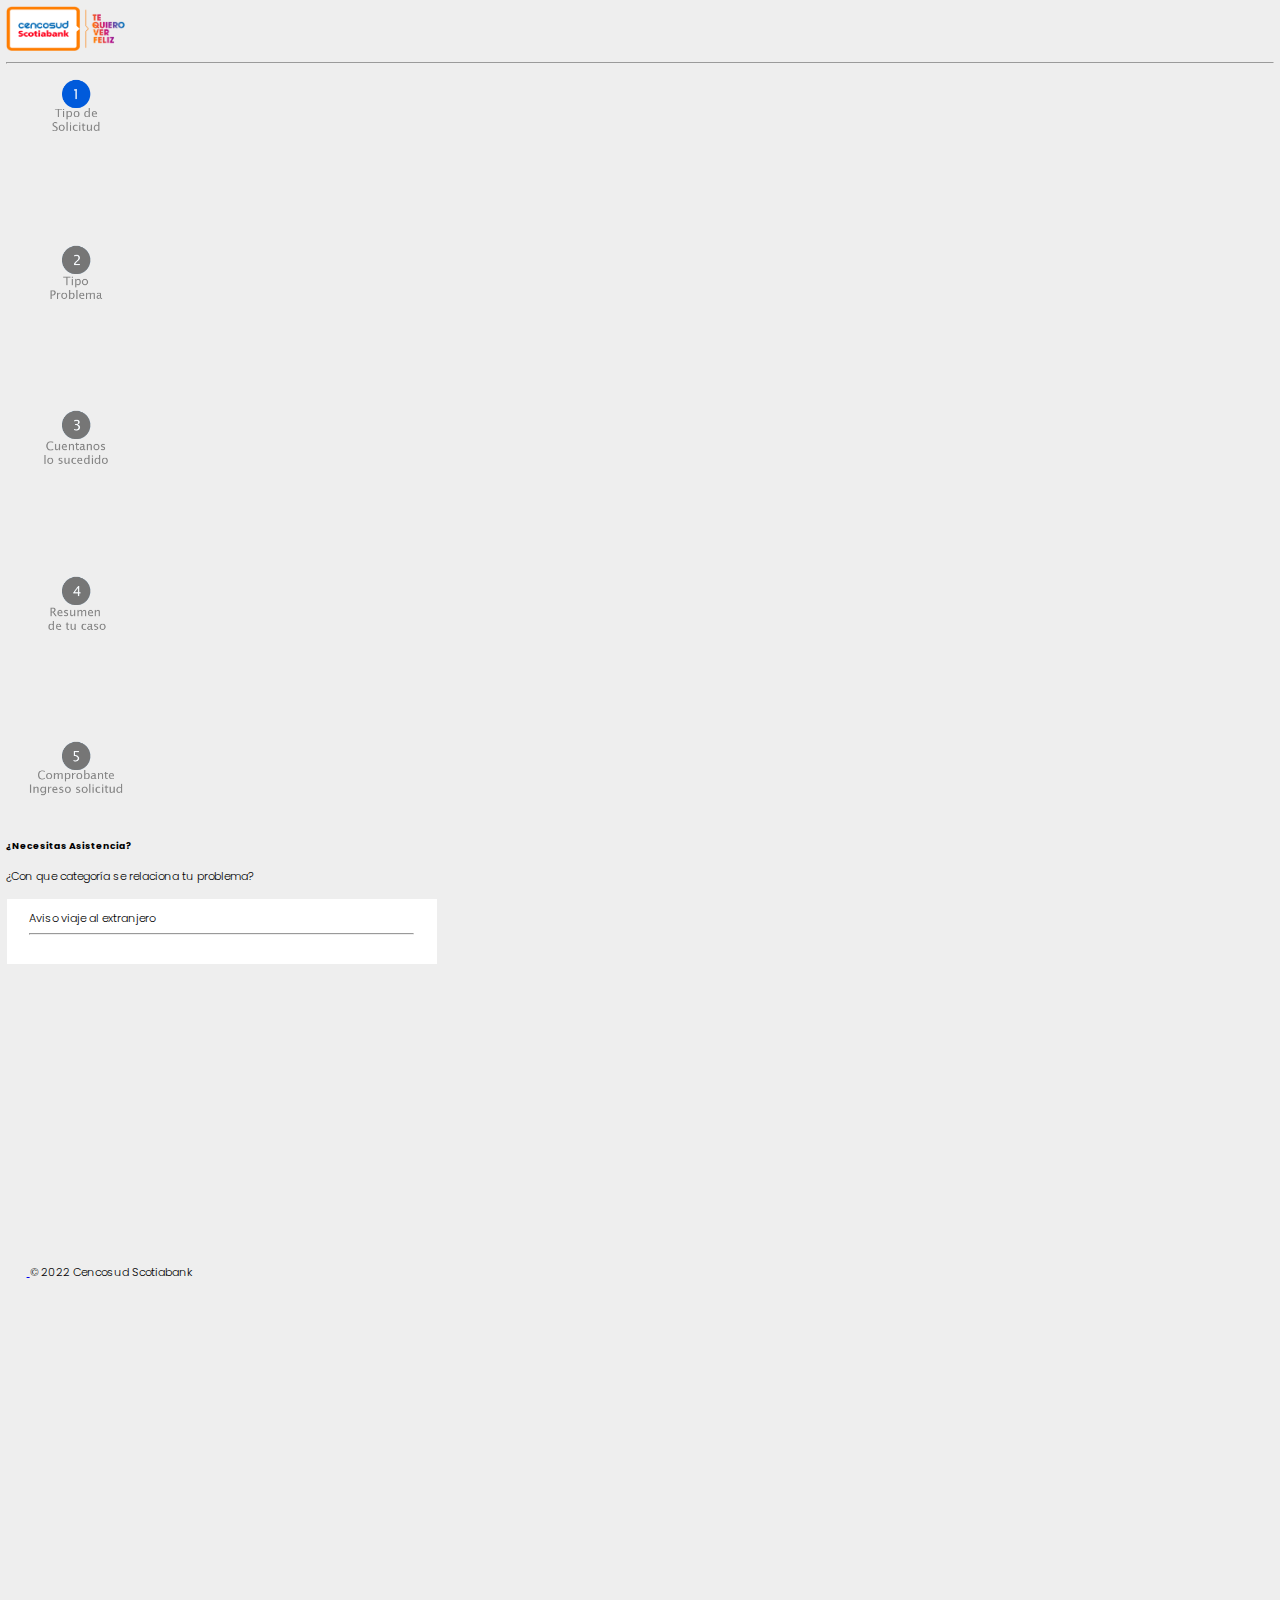
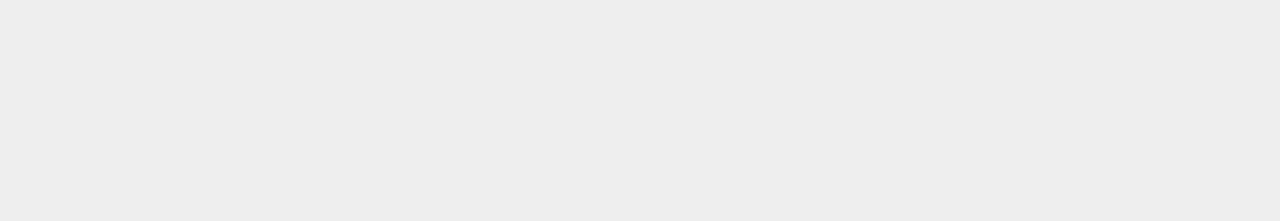
<file: pregviaje.html>
<!DOCTYPE html>
<html lang="es" dir="ltr">
  <head>
    <meta charset="utf-8">
    <title></title>
    <link rel="stylesheet" href="css/master.css">
    <script src="https://cdn.jsdelivr.net/npm/@popperjs/core@2.10.2/dist/umd/popper.min.js" integrity="sha384-7+zCNj/IqJ95wo16oMtfsKbZ9ccEh31eOz1HGyDuCQ6wgnyJNSYdrPa03rtR1zdB" crossorigin="anonymous"></script>
    <script src="https://cdn.jsdelivr.net/npm/bootstrap@5.1.3/dist/js/bootstrap.min.js" integrity="sha384-QJHtvGhmr9XOIpI6YVutG+2QOK9T+ZnN4kzFN1RtK3zEFEIsxhlmWl5/YESvpZ13" crossorigin="anonymous"></script>
    <link href="https://cdn.jsdelivr.net/npm/bootstrap@5.1.3/dist/css/bootstrap.min.css" rel="stylesheet" integrity="sha384-1BmE4kWBq78iYhFldvKuhfTAU6auU8tT94WrHftjDbrCEXSU1oBoqyl2QvZ6jIW3" crossorigin="anonymous">
    <link href="https://cdnjs.cloudflare.com/ajax/libs/font-awesome/4.7.0/css/font-awesome.min.css" rel="stylesheet">
    <link href="https://cdn.jsdelivr.net/npm/bootstrap@5.0.0-alpha1/dist/js/bootstrap.bundle.min.js" rel="stylesheet">
    <link href="https://cdnjs.cloudflare.com/ajax/libs/jquery/3.2.1/jquery.min.js" rel="stylesheet">
  </head>
<body style="zoom:70%;">
    <style media="screen">
    .btn-robot{
  		position:fixed;
  		width:60px;
  		height:60px;
  		line-height: 63px;
  		bottom:25px;
  		right:25px;
  		background:#25d6;
  		color:#FFF;
  		border-radius:50px;
  		text-align:center;
  		font-size:35px;
  		box-shadow: 0px 1px 10px rgba(0,0,0,0.3);
  		z-index:100;
  		transition: all 300ms ease;
  		}
  		.btn-robot:hover{
  				background: #25d6;
  		}
  		@media only screen and (min-width:320px) and (max-width:768px){
  				.btn-robot{
  						width:63px;
  						height:63px;
  						line-height: 66px;
  			}
  		}
      .button4 {
        background-color: white;
        color: black;
        border: 2px solid #e7e7e7;
        }

        .button4:hover {background-color: #e7e7e7;}

        .button {
          background-color: white; /* Green */
          border: none;
          color: black;
          padding: 16px 32px;
          text-align: left;
          text-decoration: none;
          display: inline-block;
          font-size: 16px;
          margin: 4px 2px;
          transition-duration: 0.4s;
          cursor: pointer;
        }
    </style>
    <nav class="navbar navbar-light">
      <div class="container-fluid">
        <a class="navbar-brand" href="index.html">
          <img src="img/logo.png" alt="" width="170" height="65" class="d-inline-block align-text-top">
        </a>
      </div>
    </nav>
    <div class="mx-auto">
      <div class="row">
        <div class="col-md-12">
          <hr>
        </div>
      </div>
    </div>
    <div class="mx-auto">
      <div class="row">
        <div class="col-md-2"></div>
        <div class="col-md-8">
          <div class="row">
            <div class="col-md-1">
              <img src="img/1a.png" alt="" width="200" height="200">
            </div>
            <div class="col-md-1">
              <br>
              <div class="progress" style="height: 5px; width:90px; transform: translate(33px,8px);">
                <div class="progress-bar" role="progressbar" style="width: 25%;" aria-valuenow="25" aria-valuemin="0" aria-valuemax="100"></div>
              </div>
            </div>
            <div class="col-md-1">
              <img src="img/2.png" alt="" width="200" height="200">
            </div>
            <div class="col-md-1">
              <br>
              <div class="progress" style="height: 5px; width:90px; transform: translate(33px,8px);">
                <div class="progress-bar" role="progressbar" style="width: 0%;" aria-valuenow="25" aria-valuemin="0" aria-valuemax="100"></div>
              </div>
            </div>
            <div class="col-md-1">
              <img src="img/3.png" alt="" width="200" height="200">
            </div>
            <div class="col-md-1">
              <br>
              <div class="progress" style="height: 5px; width:90px; transform: translate(33px,8px);">
                <div class="progress-bar" role="progressbar" style="width: 0%;" aria-valuenow="25" aria-valuemin="0" aria-valuemax="100"></div>
              </div>
            </div>
            <div class="col-md-1">
              <img src="img/4.png" alt="" width="200" height="200">
            </div>
            <div class="col-md-1">
              <center>
                <br>
              <div class="progress" style="height: 5px; width:90px; transform: translate(33px,8px);">
                <div class="progress-bar" role="progressbar" style="width: 0%;" aria-valuenow="25" aria-valuemin="0" aria-valuemax="100"></div>
              </div>
              </center>
            </div>
            <div class="col-md-1">
              <img src="img/5.png" alt="" width="200" height="200">
            </div>
            <div class="col-md-2"></div>
          </div>
          <br>
        </div>
        <div class="col-md-1"></div>
      </div>
    </div>

    <script type="text/javascript">
      sessionStorage.setItem("preg1", "Viaje al extranjero");
    </script>



    <div class="mx-auto" style="transform:translate(0px,-100px);">
      <div class="row">
        <div class="col-md-3"></div>
        <div class="col-md-5">
          <div class="card" style="width: 600px; height: 500px;">
            <div class="card-body">
              <h5 class="card-title text-center">¿Necesitas Asistencia?</h5>
              <p class="card-text text-center">¿Con que categoría se relaciona tu problema?</p>
                <a href="preg3.html">
                  <div class="button button4 text-left" style="width:550px; height: 60px;" id="Aviso viaje al extranjero" onClick="reply_click(this.id)">
                    Aviso viaje al extranjero
                    <hr>
                  </div>
                </a>
            </div>
          </div>
        </div>
        <div class="col-md-3"></div>
      </div>
    </div>

    <script type="text/javascript">
      function reply_click(clicked_id)
      {
          sessionStorage.setItem("preg2", clicked_id);
      }
    </script>

    <footer class="d-flex flex-wrap justify-content-between align-items-center py-3 my-4 ">
    <div class="col-md-4 d-flex align-items-center">
      <a href="/" class="mb-3 me-2 mb-md-0 text-muted text-decoration-none lh-1">
        <svg class="bi" width="30" height="24"><use xlink:href="#bootstrap"></use></svg>
      </a>
      <span class="text-muted">© 2022 Cencosud Scotiabank</span>
    </div>

  </footer>

  </body>
</html>
</file>
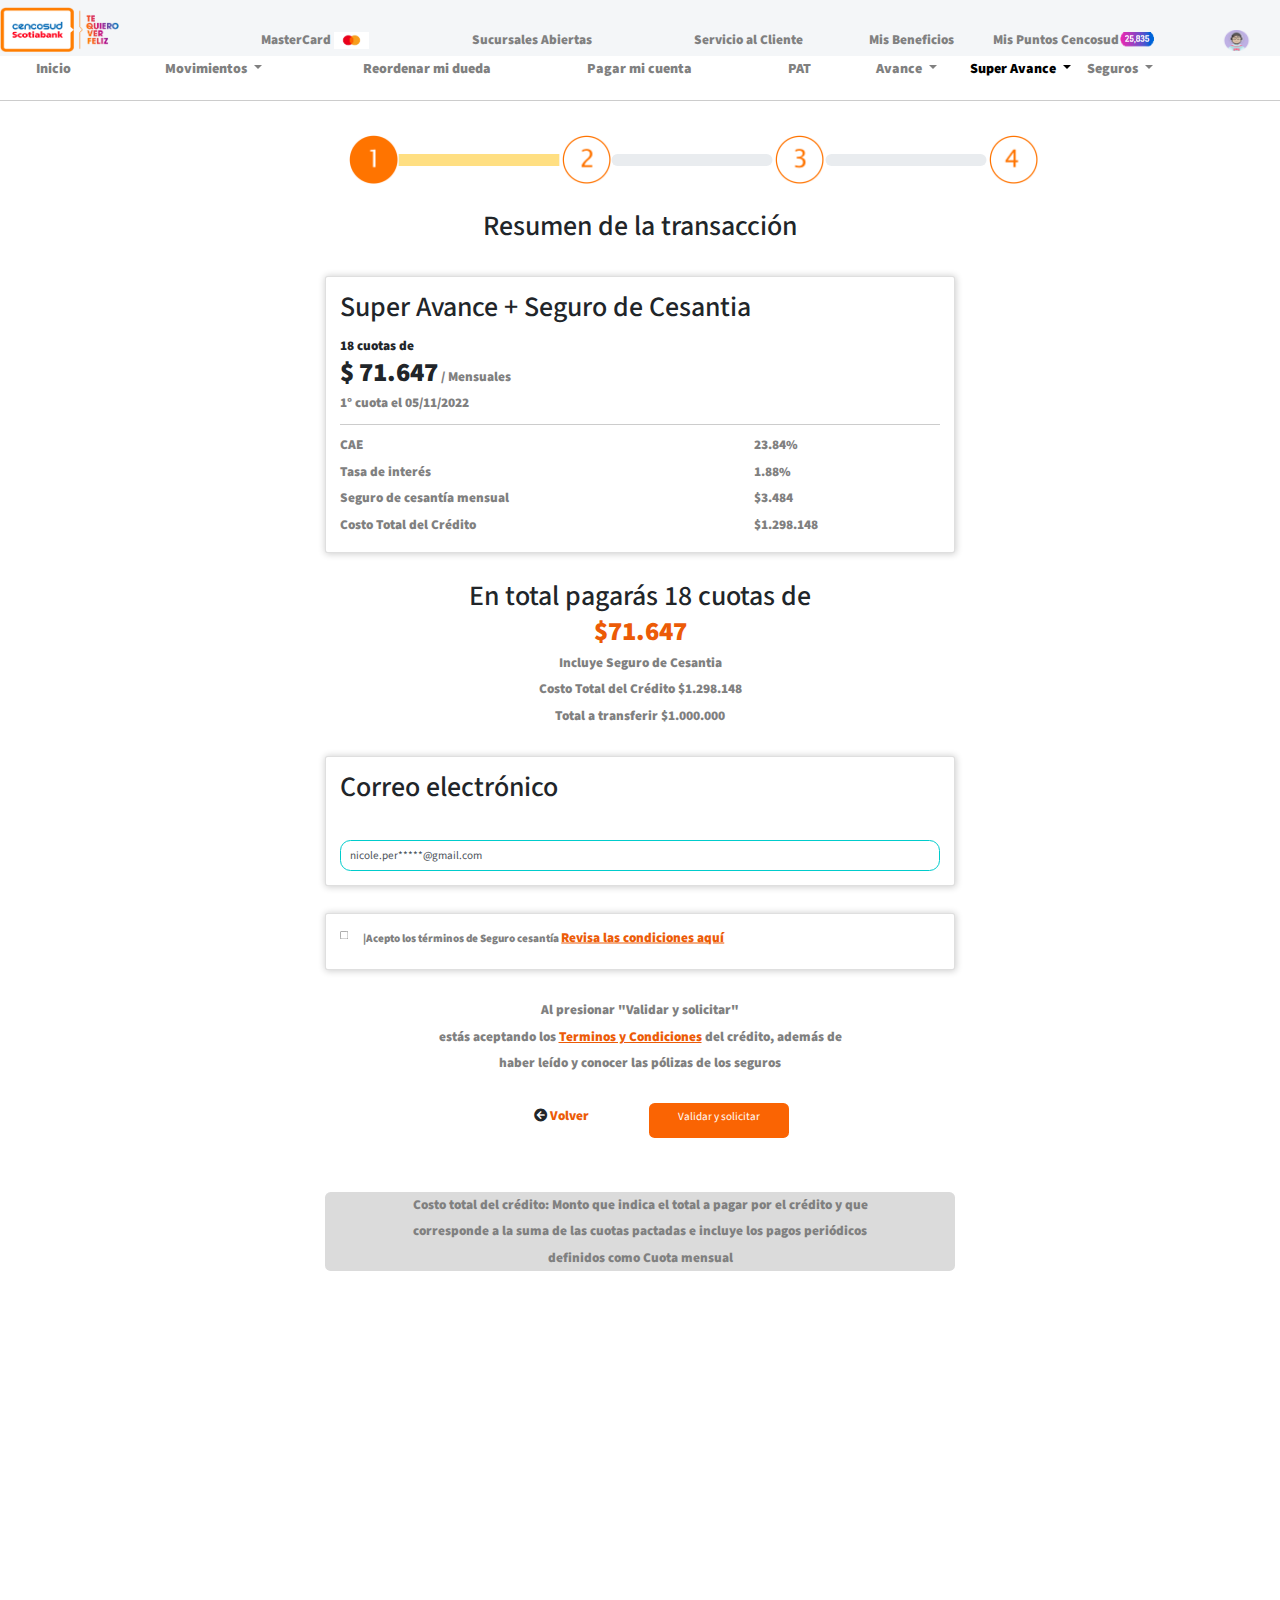
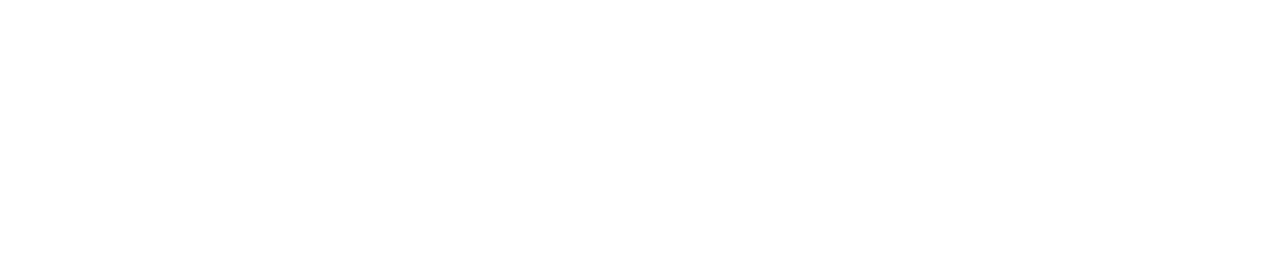
<file: simulacioncredito2.html>
<!DOCTYPE html>
<html lang="es" dir="ltr">
  <head>
    <meta charset="utf-8">
    <title></title>
    <link rel="stylesheet" href="fontawesome/css/all.min.css">
    <link href="https://fonts.googleapis.com/css2?family=Source+Sans+Pro&display=swap" rel="stylesheet"> <!-- https://fonts.google.com/ -->
    <link rel="preconnect" href="https://fonts.googleapis.com">
    <link rel="preconnect" href="https://fonts.gstatic.com" crossorigin>
    <link href="https://fonts.googleapis.com/css2?family=Roboto&display=swap" rel="stylesheet">
    <link href="https://cdn.jsdelivr.net/npm/bootstrap@5.2.0/dist/css/bootstrap.min.css" rel="stylesheet" integrity="sha384-gH2yIJqKdNHPEq0n4Mqa/HGKIhSkIHeL5AyhkYV8i59U5AR6csBvApHHNl/vI1Bx" crossorigin="anonymous">
    <link href="css/bootstrap.min.css" rel="stylesheet">
    <link href="css/style.css" rel="stylesheet">
  </head>
  <body style="zoom:70%">
    <script type="text/javascript">
      function getParameterByName(name) {
          name = name.replace(/[\[]/, "\\[").replace(/[\]]/, "\\]");
          var regex = new RegExp("[\\?&]" + name + "=([^&#]*)"),
          results = regex.exec(location.search);
          return results === null ? "" : decodeURIComponent(results[1].replace(/\+/g, " "));
      }
    </script>
    <div class="" style="background-color:#f4f6f8;">
      <div class="row">
        <div class="col-md-2" style="text-align: left;">
          <a class="navbar-brand" href="index.html" style="text-align:left;">
                <img src="img/logo.png" alt="" width="170" height="65" class="d-inline-block align-text-top">
          </a>
        </div>
        <div class="col-md-2">
          <br>
          <font><a href="#" style="color:gray; text-align: center;">MasterCard <img src="img/mclogo.jpg" alt="" width="50px" height="25px"></a></font>
        </div>
        <div class="col-md-2">
          <br>
          <font><a href="#" style="color:gray; text-align: left;">Sucursales Abiertas</a></font>
        </div>
        <div class="col-md-2">
          <br>
          <font><a href="#" style="color:gray; text-align: left;">Servicio al Cliente</a></font>
        </div>
        <div class="col-md-1">
          <br>
          <font><a href="#" style="color:gray; text-align: left;">Mis Beneficios</a></font>
        </div>
        <div class="col-md-2">
          <br>
          <font><a href="inicio.html" style="color:gray; text-align: left;">Mis Puntos Cencosud<img src="img/puntos.png" alt="" width="50px" height="25px"></a></font>
        </div>
        <div class="col-md-1">
          <br>
          <font><a href="inicio.html" style="color:gray; text-align: center;"><img src="img/astro.png" alt="" width="50px" height="30px"></a></font>
        </div>
      </div>
    </div>



      <div class="container-fluid" style="background-color:#ffffff; color: gray;">
        <div class="row" style="font-size:20px">

          <div class="col-md-1">
            <p style="color:gray;"><a style="color:gray;" class="" href="#">Inicio</a></p>
          </div>
          <div class="col-md-2">
            <p>
                 <a style="color:gray;" class="dropdown-toggle" href="#" role="button" data-bs-toggle="dropdown" aria-expanded="false">
                   Movimientos
                 </a>
                 <ul class="dropdown-menu">
                   <li><a class="dropdown-item" href="#">Action</a></li>
                   <li><a class="dropdown-item" href="#">Another action</a></li>
                   <li><a class="dropdown-item" href="#">Something else here</a></li>
                 </ul>
            </p>
          </div>
          <div class="col-md-2">
            <p><a style="color:gray;" class="" href="#">Reordenar mi dueda</a></p>
          </div>
          <div class="col-md-2">
            <p><a style="color:gray;" class="" href="#">Pagar mi cuenta</a></p>
          </div>
          <div class="col-md-1">
            <p><a style="color:gray;" class="" href="#">PAT</a></p>
          </div>
          <div class="col-md-1">
           <p>
                <a style="color:gray;" class="dropdown-toggle" href="#" role="button" data-bs-toggle="dropdown" aria-expanded="false">
                  Avance
                </a>
                <ul class="dropdown-menu">
                  <li><a class="dropdown-item" href="#">Action</a></li>
                  <li><a class="dropdown-item" href="#">Another action</a></li>
                  <li><a class="dropdown-item" href="#">Something else here</a></li>
                </ul>
           </p>
         </div>
         <div class="col-md-1">
            <p>
                 <a style="color:black;" class="dropdown-toggle" href="#" role="button" data-bs-toggle="dropdown" aria-expanded="false">
                  <b>Super Avance</b>
                 </a>
                 <ul class="dropdown-menu">
                   <li><a class="dropdown-item" href="#">Action</a></li>
                   <li><a class="dropdown-item" href="#">Another action</a></li>
                   <li><a class="dropdown-item" href="#">Something else here</a></li>
                 </ul>
            </p>
          </div>
          <div class="col-md-1">
            <p>
                 <a style="color:gray;" class="dropdown-toggle" href="#" role="button" data-bs-toggle="dropdown" aria-expanded="false">
                   Seguros
                 </a>
                 <ul class="dropdown-menu">
                   <li><a class="dropdown-item" href="#">Action</a></li>
                   <li><a class="dropdown-item" href="#">Another action</a></li>
                   <li><a class="dropdown-item" href="#">Something else here</a></li>
                 </ul>
            </p>
          </div>
          <div class="col-md-2"></div>
          <!--<a class="nav-link active" aria-current="page" href="#">Home</a>-->
      </div>
      </div>
    <hr>
    <br>
    <div class="row mx-auto">
      <div class="col-md-3">

      </div>
      <div class="col-md-1">
        <img src="img/1na.png" alt="" width="70px" height="70px">
      </div>
      <div class="col-md-1" style="transform:translate(-55px,-10px);">
        <br>
        <div class="progress" style="width:230px; border-radius: 0px; opacity: 0.5;">
          <div class="progress-bar bg-warning" role="progressbar" aria-label="Warning example" style="width: 100%" aria-valuenow="75" aria-valuemin="0" aria-valuemax="100" style="accent-color: orange;"></div>
        </div>
      </div>
      <div class="col-md-1">
        <img src="img/2n.png" alt="" width="70px" height="70px">
      </div>
      <div class="col-md-1" style="transform:translate(-55px,-10px);">
        <br>
        <div class="progress" style="width:230px; border-radius: 15px;">
          <div class="progress-bar bg-warning" role="progressbar" aria-label="Warning example" style="width: 0%" aria-valuenow="75" aria-valuemin="0" aria-valuemax="100" style="accent-color: orange;"></div>
        </div>
      </div>
      <div class="col-md-1">
        <img src="img/3n.png" alt="" width="70px" height="70px">
      </div>
      <div class="col-md-1" style="transform:translate(-55px,-10px);">
        <br>
        <div class="progress" style="width:230px; border-radius: 15px;">
          <div class="progress-bar bg-warning" role="progressbar" aria-label="Warning example" style="width: 0%" aria-valuenow="75" aria-valuemin="0" aria-valuemax="100" style="width:400px;"></div>
        </div>
      </div>
      <div class="col-md-1">
        <img src="img/4n.png" alt="" width="70px" height="70px">
      </div>

    <div class="col-md-2"></div>
</div>
<br>
<div class="row">
  <div class="col-md-3"></div>
  <div class="col-md-6">
    <h1>Resumen de la transacción</h1>
    <br>
    <div class="card" style="box-shadow: 1px 1px 10px rgba(0,0,0,0.2); text-align: left;">
      <div class="card-body">
        <h1 class="card-title">Super Avance + Seguro de Cesantia</h1>
        <font>18 cuotas de</font><br>
        <font style="font-size:38px"><b>$ 71.647</b></font><font style="color:gray;"> /&nbspMensuales</font><br>
        <font style="color:gray;">1° cuota el 05/11/2022</font>
        <hr>
        <div class="row">
          <div class="col-md-8">
            <font style="color:gray;">CAE</font><br>
            <font style="color:gray;">Tasa de interés</font><br>
            <font style="color:gray;">Seguro de cesantía mensual</font><br>
            <font style="color:gray;">Costo Total del Crédito</font>
          </div>
          <div class="col-md-4">
            <font style="color:gray;">23.84%</font><br>
            <font style="color:gray;">1.88%</font><br>
            <font style="color:gray;">$3.484</font><br>
            <font style="color:gray;">$1.298.148</font>
          </div>
        </div>
      </div>
    </div>
    <br>
    <h1>En total pagarás 18 cuotas de</h1>
    <font style="color:#EC5B07; font-size:38px;">$71.647</font><br>
    <font style="color:gray;">Incluye Seguro de Cesantia</font><br>
    <font style="color:gray;">Costo Total del Crédito <b>$1.298.148</b></font><br>
    <font style="color:gray; font-weight: 900">Total a transferir $1.000.000</font><br><br>

    <div class="card" style="box-shadow: 1px 1px 10px rgba(0,0,0,0.2); text-align: left;">
      <div class="card-body">
        <h1 class="card-title">Correo electrónico</h1>
        <br>
        <input type="text" class="form-control" name="" value="nicole.per*****@gmail.com" style="border-radius:15px;">
      </div>
    </div>
    <br>
    <div class="card" style="box-shadow: 1px 1px 10px rgba(0,0,0,0.2); text-align: left;">
      <div class="card-body">
        <div class="form-check">
        <input class="form-check-input" type="checkbox" value="" id="flexCheckDefault">
        <label class="form-check-label" for="flexCheckDefault" style="transform:translate(0, -5px);">
          &nbsp&nbsp&nbsp<font style="font-size:16px; color: gray;">|Acepto los términos de Seguro cesantía&nbsp</font><a href="#"><font style="color:#EC5B07; text-decoration:underline;">Revisa las condiciones aquí</font></a>
        </label>
        </div>
      </div>
    </div>
    <br>
    <font style="color:gray;">Al presionar "Validar y solicitar"</font><br>
    <font style="color:gray;">estás aceptando los <a href="#"><font style="color:#EC5B07; text-decoration:underline;">Terminos y Condiciones</font></a> del crédito, además de</font><br>
    <font style="color:gray;">haber leído y conocer las pólizas de los seguros</font><br>
    <br>
    <div class="row">
      <div class="col-md-6 text-center" style="transform:translate(120px,0px);">
        <div class="">
          <i class="fas fa-arrow-circle-left"></i><font style="color:#EC5B07;">&nbspVolver</font>
        </div>
      </div>
      <div class="col-md-6 text-center" style="transform:translate(-120px,0px);">
        <center><a href="#" class="btn" style="background-color:#fa6403; width:200px; height:50px; border-radius: 8px; color: white;">Validar y solicitar</a></center><br>
      </div>
    </div>
    <br>
    <div class=""style="background-color: #DBDBDB; border-radius: 8px;">
      <font style="color:gray;">Costo total del crédito: Monto que indica el total a pagar por el crédito y que</font><br>
      <font style="color:gray;">corresponde a la suma de las cuotas pactadas e incluye los pagos periódicos</font><br>
      <font style="color:gray;">definidos como Cuota mensual</font><br>
    </div>
    <br>
  </div>
  <div class="col-md-3"></div>
</div>
  </body>
</html>
</file>
<file: css/master.css>
@import url("https://fonts.googleapis.com/css2?family=Poppins:wght@100;200;300;400;500;600;700;800&display=swap");

body{

    background-color: #eee;
    font-family: "Poppins", sans-serif;
    font-weight: 300;
    
}

.container{

    height:100vh;
}

.progresses{
  display: flex;
  align-items: center;
}

.line{

  width: 120px;
  height: 6px;
  background: #63d19e;
}


.steps{

  display: flex;
  background-color: #63d19e;
  color: #fff;
  font-size: 14px;
  width: 40px;
  height: 40px;
  align-items: center;
  justify-content: center;
  border-radius: 50%;

}
</file>
<file: css/style.css>
html { overflow-x: hidden; }

body {
    margin: 0;
    padding: 0;
    font-family: 'Source Sans Pro', sans-serif;
    font-size: 19px;
    line-height: 2em;
    overflow-x: hidden;
}

p, span { color: #999; }
hr {
    border-top-color: #CCC;
    margin-top: 10px;
    margin-bottom: 10px;
}

#radioVisible{
  visibility: hidden;
}

.form-control::-webkit-input-placeholder { color: #999; }
.form-control:-ms-input-placeholder { color: #999; }
.form-control::placeholder { color: #999; }

.tm-header {
    background-color: #2596be;
    color: white;

    position: fixed;
    top: 0;
    left: 0;
    bottom: 0;
    z-index: 100;
    width: 300px;
    overflow-y: visible;
}

.tm-header-wrapper {
    overflow-y: scroll;
    scrollbar-width: none;
    -ms-overflow-style: none;
    padding: 30px;
    width: 100%;
    height: 100%;
}

.tm-header-wrapper::-webkit-scrollbar {
    width: 0;
    height: 0;
}

.tm-site-header {
    margin-top: 50px;
    margin-bottom: 115px;
}

.tm-site-logo {
    width: 75px;
    height: 75px;
    border-radius: 50%;
    background-color: white;
    display: flex;
    align-items: center;
    justify-content: center;
}

.tm-site-logo i { color: #1f1f20; }

.tm-main {
    margin-left: 400px;
    padding: 80px 100px 25px;
}

.tm-post { max-width: 470px; }

.tm-row {
    max-width: 980px;
    justify-content: space-between;
}

.tm-nav { margin-bottom: 100px; }

.tm-nav-item {
    list-style: none;
    margin-bottom: 30px;
}

.tm-nav-link {
    color: white;
    background-color: transparent;
    height: 75px;
    width: 100%;
    max-width: 300px;
    display: flex;
    align-items: center;
    font-size: 1.4rem;
    padding: 30px;
}

.tm-nav-item:hover .tm-nav-link,
.tm-nav-item.active .tm-nav-link
 {
    color: #6e6d73;
    background-color: white;
    text-decoration: none;
}

.tm-nav ul { position: relative; }

.tm-nav-item:hover:after,
.tm-nav-item.active:after {
    content: '';
    width: 100%;
    max-width: 300px;
    height: 75px;
    display: block;
    border: 1px solid white;
    margin-left: 10px;
    margin-top: -65px;
    position: absolute;
    z-index: -1000;
}

.tm-nav-link i { margin-right: 37px; }

ul {
    margin: 0;
    padding: 0;
}

.tm-nav { margin-left: -30px; }

.tm-social-link {
    display: inline-block;
    background-color: white;
    font-size: 1.4rem;
    width: 50px;
    height: 50px;
    text-align: center;
    padding-top: 8px;
    margin-right: 15px;
    margin-bottom: 15px;
}

.tm-social-icon {
    color: #0CC;
    transition: all 0.3s ease;
}

.tm-social-link:hover .tm-social-icon.fa-facebook { color: #3b5998; }
.tm-social-link:hover .tm-social-icon.fa-twitter { color: #00acee; }
.tm-social-link:hover .tm-social-icon.fa-instagram { color: #3f729b; }
.tm-social-link:hover .tm-social-icon.fa-linkedin { color: #0e76a8; }
.navbar-toggler { display: none; }

.tm-search-form {
    display: flex;
    align-items: center;
    justify-content: flex-end;
}

.form-inline .form-control.tm-search-input {
    display: block;
    height: 60px;
    width: 480px;
    margin-right: 30px;
    border-radius: 0;
    border-color: #0CC;
    font-size: 1.2rem;
}

.tm-search-button {
    width: 60px;
    height: 60px;
    border: none;
    background-color: #0CC;
    transition: all 0.3s ease;
}

.tm-search-button:hover { background-color: #09b6b6; }

.tm-search-icon {
    color: white;
    font-size: 1.3rem;
}

.tm-post-link {
    display: block;
    position: relative;
	cursor: pointer;
}

.tm-post-link-inner {
    overflow: hidden;
    background: #3085a3;
}

.tm-post-link img {
    position: relative;
	display: block;
	min-height: 100%;
	max-width: 100%;
	opacity: 0.8;
}

.effect-lily img {
	max-width: none;
	width: -webkit-calc(100% + 50px);
	width: calc(100% + 50px);
	opacity: 0.7;
	-webkit-transition: opacity 0.35s, -webkit-transform 0.35s;
	transition: opacity 0.35s, transform 0.35s;
	-webkit-transform: translate3d(-40px,0, 0);
	transform: translate3d(-40px,0,0);
}

.effect-lily:hover img { opacity: 1; }

.effect-lily:hover img {
    -webkit-transform: translate3d(0,0,0);
	transform: translate3d(0,0,0);
}

.tm-post { margin-bottom: 75px; }

.tm-new-badge {
    top: 25px;
    right: -10px;
    background-color: #0CC;
    color: white;
    padding: 5px 20px;
}

.tm-post-title {
    font-size: 1.7rem;
    transition: all 0.3s ease;
}

.tm-h3 {
    font-size: 1.3rem;
    color: #999;
}

.tm-post-link:hover .tm-post-title { color: #0CC; }

.tm-btn {
    display: inline-block;
    border-radius: 5px;
    font-size: 1.3rem;
    transition: all 0.3s ease;
}

.tm-btn-primary {
    background-color: #0CC;
    color: white;
    padding: 8px 43px;
    border: none;
}

.tm-btn-small { padding: 8px 33px; }

.tm-btn-primary:hover {
    background-color: #09b6b6;
    color: white;
}

.tm-paging-nav ul li {
    list-style: none;
    display: inline-block;
    margin-right: 10px;
}

.tm-paging-nav ul li:last-child { margin-right: 0; }

.tm-paging-link {
    background-color: #F0F0F0;
    color: #999;
    width: 50px;
    height: 50px;
    display: flex;
    align-items: center;
    justify-content: center;
}

.tm-paging-item .tm-paging-link:hover,
.tm-paging-item.active .tm-paging-link {
    background-color: #0CC;
    color: white;
}

.tm-btn.disabled {
    background-color: #F0F0F0;
    color: #999;
    cursor: not-allowed;
}

.tm-external-link { color: #0CC; }
.tm-external-link:hover { color: #09b6b6; }

.tm-paging-wrapper {
    display: flex;
    justify-content: flex-end;
    align-items: center;
}

.tm-prev-next-wrapper,
.tm-paging-wrapper {
    flex: 0 0 50%;
    max-width: 50%;
    padding-left: 15px;
    padding-right: 15px;
}

.tm-copyright { text-align: right; }

/* Single Post page */
hr.tm-hr-primary { border-top: 5px solid #1f1f20; }

video {
    width: 100%;
    height: auto;
}

.tm-comment {
    display: flex;
    align-items: flex-start;
}

.tm-comment-figure {
    margin-top: 10px;
    margin-right: 30px;
}

.tm-comment-reply { padding-left: 37px; }

.form-control {
    height: 45px;
    border-color: #0CC;
    border-radius: 0;
}

.tm-comment-form { max-width: 360px; }
.tm-category-list { list-style-type: none; }
figure { margin: 0; }
figcaption { line-height: 1.4; }

.tm-post-full { max-width: 600px; }

.tm-post-sidebar {
    max-width: 280px;
    margin-left: auto;
    margin-right: 0;
}

.tm-pt-20 { padding-top: 20px; }
.tm-pt-30 { padding-top: 30px; }
.tm-pt-45 { padding-top: 45px; }
.tm-pt-60 { padding-top: 60px; }
.tm-mb-40 { margin-bottom: 40px; }
.tm-mb-45 { margin-bottom: 45px; }
.tm-mb-55 { margin-bottom: 55px; }
.tm-mb-60 { margin-bottom: 60px; }
.tm-mb-65 { margin-bottom: 65px; }
.tm-mb-75 { margin-bottom: 75px; }
.tm-mb-80 { margin-bottom: 80px; }
.tm-mb-120 { margin-bottom: 120px; }
.tm-mt-40 { margin-top: 40px; }
.tm-mt-100 { margin-top: 100px; }
.tm-mr-20 { margin-right: 20px; }
.tm-color-primary, span.tm-color-primary { color: #1f1f20; }
a.tm-color-gray, .tm-color-gray { color: #999; }
a.tm-color-gray:hover { color: #099; }
.tm-bg-gray { background-color: #F3F4F5; }
button:focus { outline: none; }
a:hover {
    text-decoration: none;
    color: #048c8c;
}

a:hover figcaption { color: #056767; }
.img-thumbnail { max-width: none; }
.tm-about-pad { padding: 40px 35px; }
.tm-person { max-width: 430px; }
.tm-line-height-short { line-height: 1.8; }

.gmap_canvas {
    overflow:hidden;
    background:none!important;
    height:477px;
    width:100%;
}

.tm-social-links li {
    list-style: none;
    display: inline-block;
}

.tm-social-links li a {
    display: block;
    color: white;
    background-color: #0CC;
    width: 45px;
    height: 45px;
    margin-right: 15px;
}

.tm-social-links li a i { transition: all 0.3s ease; }
.tm-social-links li a:hover i.fa-facebook { color: #3b5998; }
.tm-social-links li a:hover i.fa-twitter { color: #00acee; }
.tm-social-links li a:hover i.fa-youtube { color: #c4302b; }
.tm-social-links li a:hover i.fa-instagram { color: #3f729b; }

.tm-contact-right { padding-left: 55px; }
.tm-contact-form { max-width: 488px; }

.tm-contact-form input,
.tm-contact-form textarea {
    max-width: 360px;
}

.tm-contact-form label { font-size: 1.4rem; }
.tm-contact-form .form-group { display: flex; }

@media (max-width: 1540px) {
    .tm-header { width: 320px; }

    .tm-main {
        margin-left: 320px;
        width: calc(100% - 320px);
    }
}

@media (max-width: 1300px) {
    .tm-about-col {
        flex: 0 0 100%;
        max-width: 100%;
        margin-bottom: 30px;
    }
}

@media (max-width: 1288px) {
    .tm-social-link { margin-right: 10px; }
}

@media (max-width: 1199px) {
    .tm-post-sidebar { max-width: 440px; }
    .form-inline .form-control.tm-search-input { width: 420px; }
}

@media (max-width: 1086px) {
    .form-inline .form-control.tm-search-input {
        width: 80%;
        margin-right: 15px;
    }
}

/* Hide sidebar */
@media (max-width: 991px) {
    .tm-header {
        width: 320px;
        left: -320px;
        transition: all 0.3s ease;
    }

    .tm-header.show { left: 0; }
    .tm-header-wrapper { padding: 15px; }

    .navbar-toggler {
        display: block;
        position: fixed;
        left: 0;
        top: 0;
        background-color: #1f1f20;
        color: white;
        padding: 10px 15px;
        transition: all 0.3s ease;
        border-radius: 0;
        top: 5px;
    }

    .tm-header.show .navbar-toggler { left: 320px; }

    .tm-main {
        margin-left: 0;
        padding: 50px 40px;
        width: 100%;
    }

    .tm-post-sidebar {
        margin-left: 0;
        margin-right: auto;
    }

    .tm-person-col { width: 50%; }
    .tm-person { flex-direction: row; }

    .tm-contact-left {
        flex: 0 0 58.333333%;
        max-width: 58.333333%;
    }

    .tm-contact-right {
        flex: 0 0 41.666667%;
        max-width: 41.666667%;
    }

    .tm-post-full { max-width: none; }
}

@media (max-width: 767px) {
    .form-inline .form-control.tm-search-input {
        width: 70%;
        max-width: 375px;
        margin-right: 15px;
    }

    .tm-search-form { justify-content: flex-start; }
    .tm-main { padding: 60px 10px; }

    .tm-prev-next-wrapper,
    .tm-paging-wrapper {
        flex: 0 0 100%;
        max-width: 100%;
    }

    .tm-paging-wrapper {
        margin-top: 50px;
        justify-content: flex-start;
    }

    .tm-copyright { text-align: left; }
}

@media (max-width: 1199px) and (min-width: 992px) {
    .tm-person-col,
    .tm-contact-left,
    .tm-contact-right {
        flex: 0 0 100%;
        max-width: 100%;
    }

    .tm-contact-right { padding-left: 15px; }

    .tm-post-col,
    .tm-aside-col {
        flex: 0 0 100%;
        max-width: 100%;
    }

    .tm-post-sidebar {
        margin-left: 0;
        margin-right: auto;
    }
}

@media (max-width: 709px) {
    .tm-person-col { width: 100%; }
}

@media (max-width: 991px) and (min-width: 826px) {
    .tm-about-col {
        flex: 0 0 33.3333%;
        max-width: 33.3333%;
    }

    .tm-person { flex-direction: row; }
}

@media (max-width: 630px) {
    .tm-contact-left,
    .tm-contact-right {
        flex: 0 0 100%;
        max-width: 100%;
    }

    .tm-contact-right { padding-left: 15px; }
}

@media (max-width: 575px) {
    .tm-contact-form input,
    .tm-contact-form textarea {
        max-width: 100%;
    }
}

@media (max-width: 480px) {
    .tm-person-col { width: 100%; }
    .tm-person { flex-direction: row; }
}

@media (max-width: 380px) {
    .tm-person img { max-width: 120px; }
}
$font: 'Nunito', sans-serif;

$scheme-base: #a6cde2;
$color-bg: $scheme-base;
$color-mid: darken($scheme-base, 14);
$color-dark: darken($scheme-base, 40);

$steps: 5; // Change in html
$step-width: 100% / $steps;
$step-point-width: 30px;
$step-point-height: $step-point-width;
$step-point-color: $color-mid;
$step-point-bg: white;
$step-font-size: 14px;
$step-padding: 10px;
$step-gap: 50px;

$tab-spacing: 80px;

$form-width: 700;

$counter-spacing: 3px;
$counter-font-size: 12px;

$bar-transition-speed: 800ms;
$bar-bg: repeating-linear-gradient(
  45deg,
  #1ea4ec,
  #1ea4ec 4px,
  #1f8bc5 4px,
  #1f8bc5 10px
);
$bar-height: 6px;

$status-width: 40px;

$box-color: #986c5d;

$box-color: repeating-linear-gradient(
  45deg,
  #986c5d,
  #986c5d 2px,
  #775144 2px,
  #775144 4px
);

$lid-color: #775144;
$box-lid-offset: 4px;

$box-item-color: #be69d2;
$box-item-thickness: 4px;
$box-item-width: $status-width - 20;
$box-item-height: $box-item-width;

$ribbon-color: #ee0f29;
$ribbon-width: $status-width / 4;

$bow-width: 6px;
$bow-height: 10px;
$bow-color: darken($ribbon-color, 10);

@mixin move-item($item, $top, $left, $opacity) {
    & > .#{$item} {
        top: $top;
        left: $left;
        opacity: $opacity;
    }
}

%box-animation-5{
    @include move-item('box_base', 50%, 0px, 1);
    @include move-item('box_item', -30px, 0px, 0);
}

%box-animation-4{
    @extend %box-animation-5;
    @include move-item('box_lid', -20px, 0px, 0);
    @include move-item('box_item', -10px, 0px, 1);
}

%box-animation-3{
    @extend %box-animation-5;
    @include move-item('box_item', 10px, 0px, 1);
    @include move-item('box_lid', -1px, 0px, 1);
    @include move-item('box_ribbon', 70%, 0px, 0);
    @include move-item('box_bow', 0px, 0px, 0);
}

%box-animation-2{
    @extend %box-animation-5;
    @extend %box-animation-4;
    @extend %box-animation-3;

    @include move-item('box_ribbon', 50%, 0px, 1);
    @include move-item('box_bow', -10px, 0px, 1);
}

%box-animation-1{
    @extend %box-animation-5;
    @extend %box-animation-4;
    @extend %box-animation-3;
    @extend %box-animation-2;

    @include move-item('box_tag', 10px, 20px, 1);
    @include move-item('box_string', 10px, 20px, 1);

}

@mixin traverse($n) {
    $step: '';
    $tab: '';

    @for $i from 1 through $n {
        $int: #{($n + 1) - $i};

        & #step-#{$int}:checked #{$step} + div {
            width: ($n - $i) * $step-width;
        }

        & #step-#{$int}:checked #{$step} + div + div + div {
            & > .tab:nth-of-type(#{$int}) {
                opacity: 1;
                top: 0;
            }
        }

        & #step-#{$int}:checked #{$step} + div + div + div + div {
            right: - ($step-width / 2) + ($i * $step-width);
            @extend %box-animation-#{$i};
        }

        $step: $step + '+ input';
        $tab: $tab + '+ div';
    }
}

@import url('https://fonts.googleapis.com/css?family=Nunito:400,900');

* {
    box-sizing: border-box;
}

%center {
    position: absolute;
    left: 0;
    right: 0;
    top: 50%;
    transform: translateY(-50%);
    margin: auto;
}

%bar {
    height: $bar-height;
    left: $step-width / 2;
    background: $bar-bg;
    transition: width $bar-transition-speed cubic-bezier(0.915, 0.015, 0.300, 1.005);
    border-radius: $bar-height;
    width: 0;
    position: relative;
    z-index: -1;
}

%counter {
    @extend %center;
    width: $step-point-width;
    height: $step-point-height;
    color: $step-point-color;
    background: $step-point-bg;
    line-height: $step-point-height;
    border: $counter-spacing solid $color-bg;
    font-size: $counter-font-size;
    top: $bar-height / 2;
    border-radius: 100%;
    transition: all .4s;
    cursor: pointer;
    pointer-events: none;
}

%step {
    width: $step-width;
    font-size: $step-font-size;
    padding: 0 $step-padding;
    transition: all .4s;
    float: left;
    text-align: center;
    position: relative;

    label {
        padding-top: $step-gap;
        top: -20px;
        display: block;
        position: relative;
        cursor: pointer;
    }

    &:before {
        @extend %counter;
    }

    &:hover {
        color: white;

        &:before {
            color: white;
            background: #1ea4ec;
        }
    }
}

body {
    font-family: $font;
    background: $color-bg;
    color: $color-dark;
    text-align: center;
    font-weight: 900;
    .progress {
        &_inner {
            @include traverse($steps);
            @extend %center;
            height: 200px;
            width: $form-width + px;

            @for $i from 1 through $steps {
                &__step:nth-of-type(#{$i}) {
                    &:before {
                        content: '#{$i}';
                    }
                }
            }

            &__step {
                @extend %step;
            }

            &__bar {
                @extend %bar;
                &--set {
                    @extend %bar;
                    width: 100% - $step-width;
                    top: - $bar-height;
                    background: $color-mid;
                    position: relative;
                    z-index: -2;
                }
            }

            &__tabs {
                & .tab {
                    opacity: 0;
                    position: absolute;
                    top: 40px;
                    text-align: center;
                    margin-top: $tab-spacing;
                    box-shadow: 0px 2px 1px darken($color-bg, 10);
                    padding: 30px;
                    background: white;
                    border-radius: 10px;
                    transition: all .2s;

                    h1 {
                        margin: 0;
                    }

                    p {
                        font-weight: 400;
                        opacity: 0.8;
                    }
                }
            }

            &__status {
                width: $status-width;
                height: $status-width;
                top: - $status-width * 2;
                transition: right $bar-transition-speed cubic-bezier(0.915, 0.015, 0.300, 1.005);
                transform: translateX(50%);
                position: absolute;

                %animatable {
                    opacity: 0;
                    transition: all 600ms cubic-bezier(0.915, 0.015, 0.300, 1.005);
                    transition-delay: 300ms
                }

                div {
                    position: absolute;
                    @extend %animatable;
                }

                & .box_base {
                    @extend %center;
                    background: $box-color;
                    width: $status-width - $box-lid-offset;
                    height: $status-width;
                    z-index: 1;
                    border-radius: 1px;
                }

                & .box_lid {
                    width: $status-width;
                    height: $status-width / 3;
                    background: $lid-color;
                    z-index: 2;
                    border-radius: 1px;
                    top: 0;
                }

                & .box_item {
                    @extend %center;
                    width: $box-item-width;
                    height: $box-item-height;
                    background: $box-item-color;
                    z-index: 0;
                    border-radius: 4px;
                    transform: rotate(45deg);
                }

                & .box_ribbon {
                    @extend %center;
                    width: $ribbon-width;
                    height: $status-width + 2;
                    background: $ribbon-color;
                    z-index: 4;
                    border-radius: 1px;

                }

                %bow {
                    width: $bow-width;
                    height: $bow-height;
                    background: $bow-color;
                    position: absolute;
                    z-index: 3;
                    opacity: 1;
                    border-radius: 1px;
                }

                & .box_bow {
                    @extend %center;
                    top: - $bow-width;
                    z-index: 1;
                    transition-delay: 500ms;
                    &__left {
                        @extend %bow;
                        @extend %center;
                        left: $bow-width;
                        transform: rotate(45deg);
                    }

                    &__right {
                        @extend %bow;
                        @extend %center;
                        left: -4px;
                        transform: rotate(-45deg);
                    }
                }

                // Refactor

                & .box_tag {
                    @extend %center;
                    width: 20px;
                    height: 10px;
                    background: #487ac7;
                    z-index: 4;
                    transform: rotate(-10deg) translateX(-40px) translateY(0px);
                    border-radius: 2px;
                    transition-delay: 500ms
                }

                & .box_string {
                    width: 17px;
                    height: 2px;
                    background: #343434;
                    @extend %center;
                    z-index: 4;
                    transform: rotate(-39deg) translateX(-22px) translateY(-12px);
                }

                //
            }

            input[type="radio"] {
                display: none;
            }
        }
    }
}
</file>
